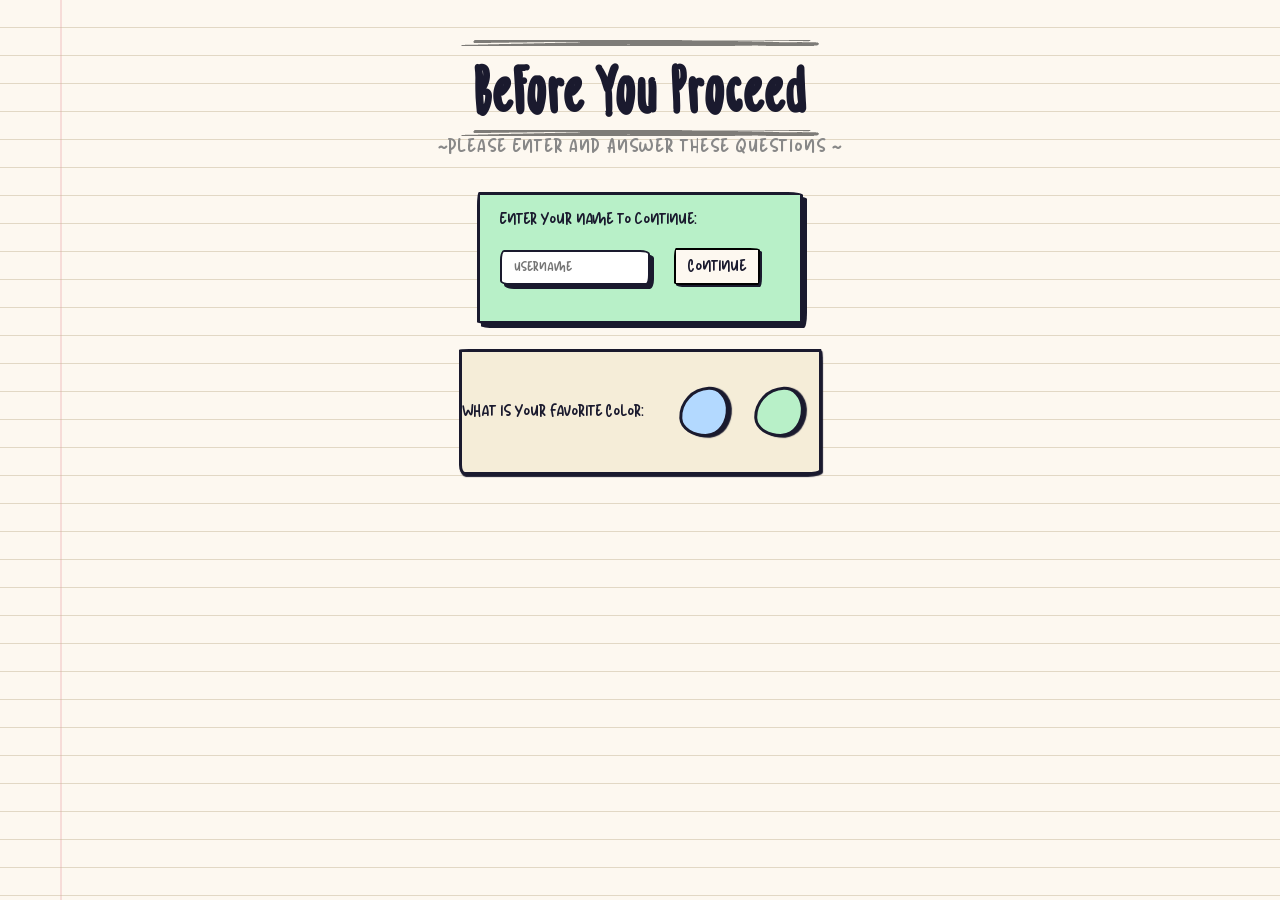
<file: index.html>
<!DOCTYPE html>
<html lang="en">
<head>
    <link rel="stylesheet" href="style.css">
    <meta charset="UTF-8">
    <meta name="viewport" content="width=device-width, initial-scale=1.0">
    <title>Document</title>
</head>
<body>

    

    <header>
        <div class="title-wrapper">
            <div class="scribble-underLine"></div>
            <h1 class="Title">Before You Proceed </h1>
            <div class="scribble-underLine"></div>
        </div>
        <p class="subtitle">~Please Enter and Answer these Questions ~</p>
    </header>

    <div class="Login">
        <p class="LoginLabel">Enter your name to continue:</p>
        <input class="LoginInput" type="text" placeholder="username" name="username">
        <a class="backButton" href="main.html" onClick="SaveUserName()">Continue</a> 
    </div>

    <div class="FavColor" id="FavColor">
        <p class="LoginLabel">WHat is your Favorite Color: </p>
        <div class="ColorSelect">
            <div class="CircleA"></div> 
            <div class="CircleB"></div> 
        </div>
    </div>

    <script>
        function SaveUserName() {
            let username = 
                document.querySelector('.LoginInput').value;

            localStorage.setItem("username", username);
        }

        window.addEventListener('load', () => {
                const loader = document.getElementById('page-loader');
                setTimeout(() => {
                    loader.classList.add('fade-out');
                    setTimeout(() => loader.remove(), 300);
                }, 500)
            });

            document.querySelectorAll('a, button[onclick]').forEach(el => {
                el.addEventListener('click', () => {
                    const loader = document.createElement('div');
                    loader.id = 'page-loader';
                    loader.innerHTML = `
                    <div class="loader-box">Vroom...</div>
                    <div class="loader-dots"><span></span><span></span><span></span></div>
                    `;
                    document.body.appendChild(loader);
                });
            });
        
    </script>
    
</body>
</html>
</file>
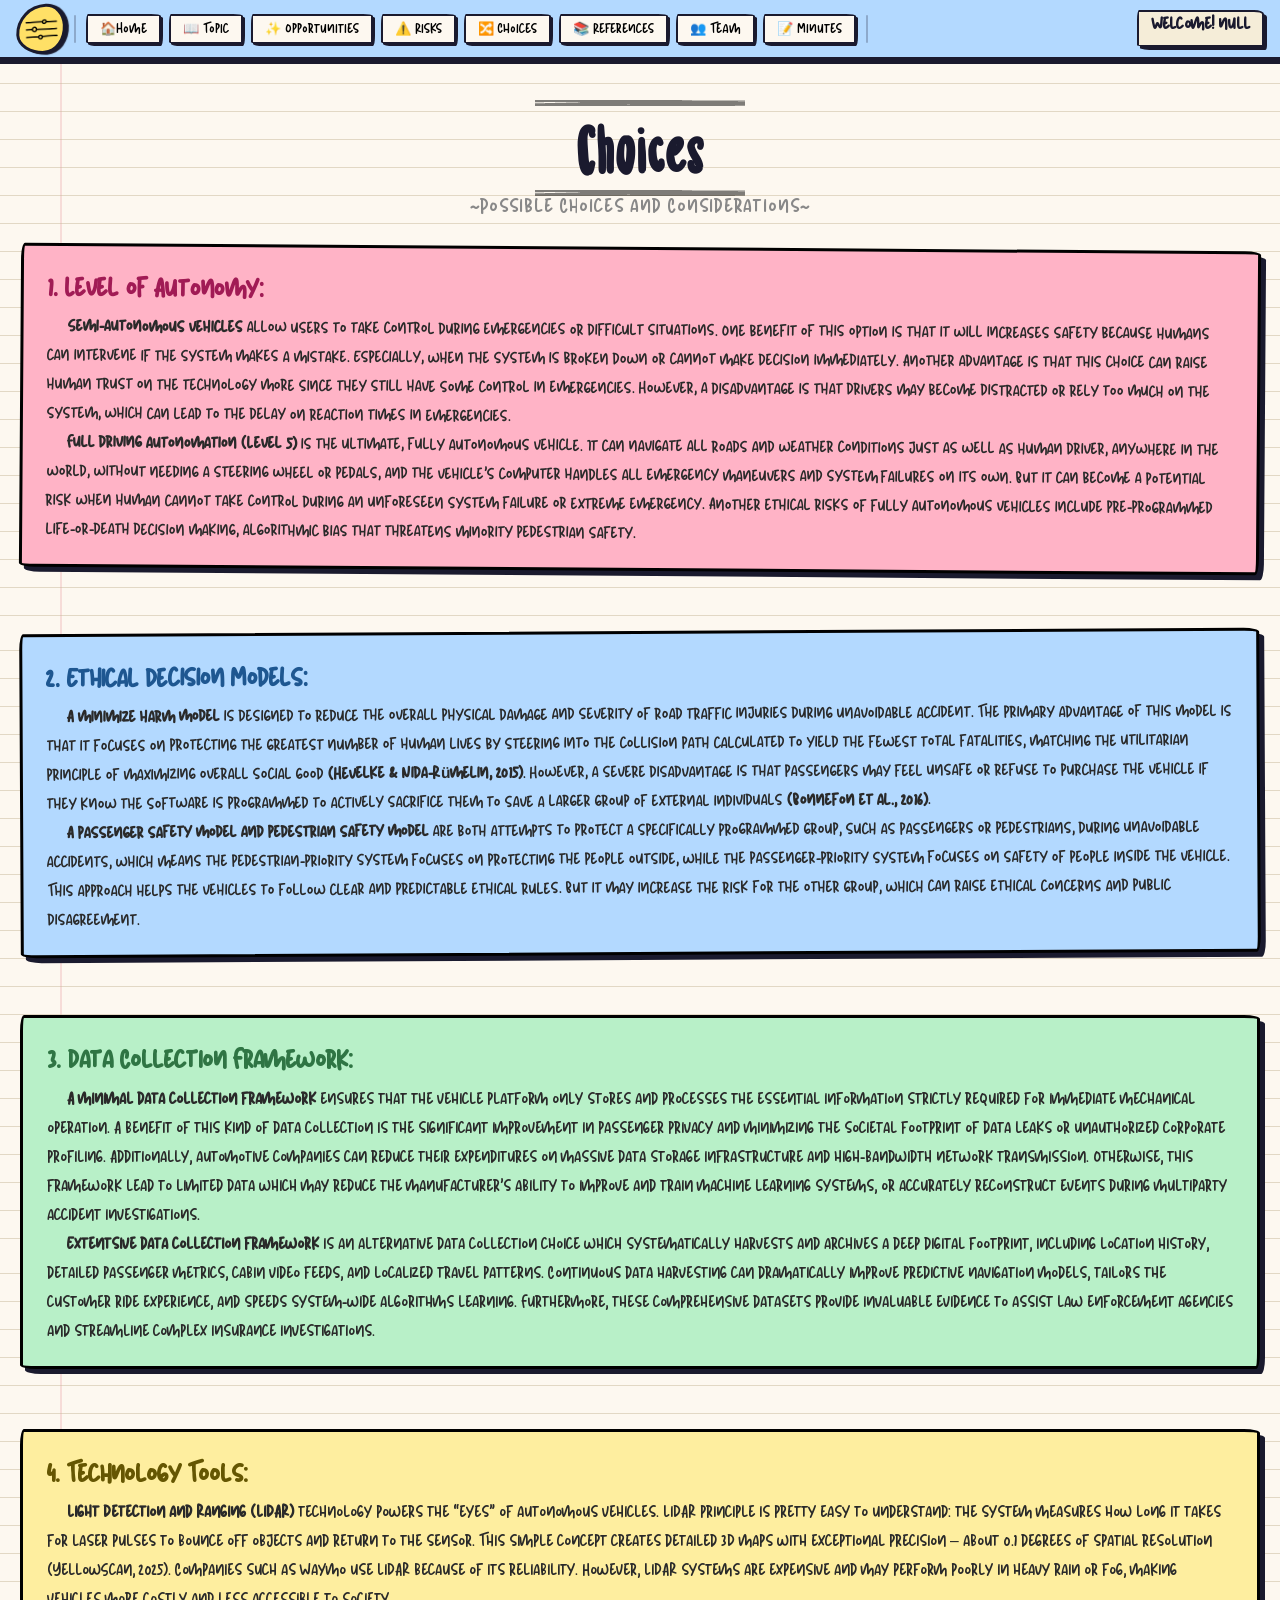
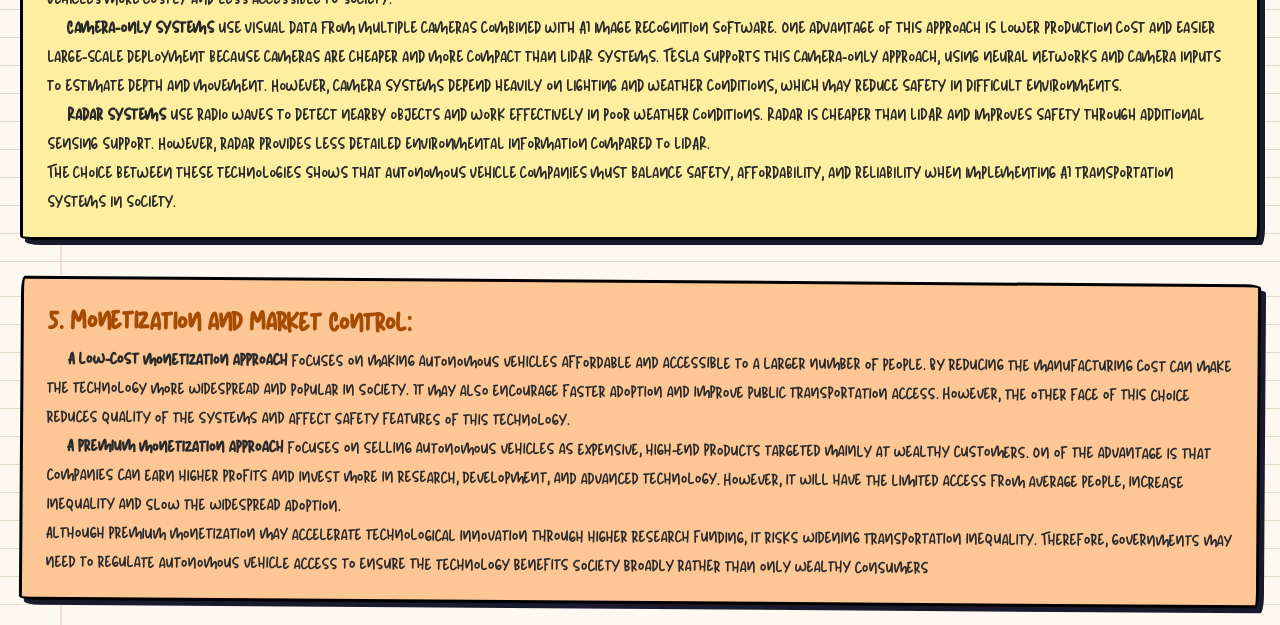
<file: Choices.html>
<!DOCTYPE html>
<html lang="en">
<head>
    <link rel="stylesheet" href="style.css">
    <meta charset="UTF-8">
    <meta name="viewport" content="width=device-width, initial-scale=1.0">
    <title>Document</title>
</head>
<body>

    <div id="page-loader">
        <div class="loader-box">Vroom...</div>
        <div class="loader-dots">
            <span></span><span></span><span></span>
        </div>
    </div>
    <nav class="topbar">
        <div class="Circle" onClick="SettingsMenu()">
            <img  class="SettingsImg" src="images/2035350-200.png">
          </div>      

          <div class="nav-divider"></div>
          <button type="button" onclick="window.location.href='main.html'">🏠Home</button>
          <button type="button" onclick="window.location.href='Topic.html'">📖 Topic</button>
          <button type="button" onclick="window.location.href='Opportunities.html'">✨ Opportunities</button>
          <button type="button" onclick="window.location.href='Risks.html'">⚠️ Risks</button>  
          <button type="button" onclick="window.location.href='Choices.html'">🔀 Choices</button>
          <button type="button" onclick="window.location.href='References.html'">📚 References</button> 
          <button type="button" onclick="window.location.href='Team_member.html'">👥 Team</button> 
          <button type="button" onclick="window.location.href='Meeting.html'">📝 Minutes</button>    

          <div class="nav-divider"></div>

          <button class="funnyb" id="FrogButton" type="button" onclick="window.location.href='gerald.html'">do not click me heheh 🐸</button> 

           <div class="WelcomeArea">
            <h2 class="WelcomeText" id="WelcomeText"> </h2>
        </div>
     </nav>
    
    
    <header>
        <div class="title-wrapper">
            <div class="scribble-underLine"></div>
            <h1 class="Title">Choices</h1>
            <div class="scribble-underLine"></div>
        </div>
        
        <p class="subtitle">~Possible Choices and Considerations~</p>
    </header>

    <div class="Settings-Menu" id="SettingsMenu">
        <p class="btnLabelSet"> ⚙️ ~settings MENU~ 🔧</p>
        <button class="no-loader" onClick="FrogB()"> I like Frogws 🐸</button>
        <button class="no-loader"> Frog cursor </button>
    </div>

    <div class="hamsterA">
     
    </div>

    <div class="topicColume">
        <div class="Topic" style="margin: 20px;">
            <p><strong style="color: rgb(161, 27, 85);font-size: 25px;">1. Level of Autonomy: </strong></p>
            <p style="text-indent: 20px;"><strong> Semi-autonomous vehicles</strong> allow users to take control during emergencies or difficult situations. One benefit of this option is that it will increases safety because humans can intervene if the system makes a mistake. Especially, when the system is broken down or cannot make decision immediately. Another advantage is that this choice can raise human trust on the technology more since they still have some control in emergencies. However, a disadvantage is that drivers may become distracted or rely too much on the system, which can lead to the delay on reaction times in emergencies.</p>
            <p style="text-indent: 20px;"><strong>Full driving autonomation (Level 5)</strong> is the ultimate, fully autonomous vehicle. It can navigate all roads and weather conditions just as well as human driver, anywhere in the world, without needing a steering wheel or pedals, and the vehicle’s computer handles all emergency maneuvers and system failures on its own. But it can become a potential risk when human cannot take control during an unforeseen system failure or extreme emergency. Another ethical risks of fully autonomous vehicles include pre-programmed life-or-death decision making, algorithmic bias that threatens minority pedestrian safety.</p>
        </div>
        <div class="Topic" style="background-color: #b3d9ff;margin: 20px;">
            <p><strong style="color: #1e5791;font-size: 25px;">2. Ethical Decision Models: </strong></p>
            <p style="text-indent: 20px;"><strong>  A minimize harm model</strong> is designed to reduce the overall physical damage and severity of road traffic injuries during unavoidable accident. The primary advantage of this model is that it focuses on protecting the greatest number of human lives by steering into the collision path calculated to yield the fewest total fatalities, matching the utilitarian principle of maximizing overall social good <strong>(Hevelke & Nida-Rümelin, 2015)</strong>. However, a severe disadvantage is that passengers may feel unsafe or refuse to purchase the vehicle if they know the software is programmed to actively sacrifice them to save a larger group of external individuals <strong>(Bonnefon et al., 2016)</strong>.</p>
            <p style="text-indent: 20px;"><strong> A passenger safety model and pedestrian safety model</strong> are both attempts to protect a specifically programmed group, such as passengers or pedestrians, during unavoidable accidents, which means the pedestrian-priority system focuses on protecting the people outside, while the passenger-priority system focuses on safety of people inside the vehicle. This approach helps the vehicles to follow clear and predictable ethical rules. But it may increase the risk for the other group, which can raise ethical concerns and public disagreement.</p>
        </div>
        <div class="Topic" style="background-color: #b8f0c8;margin: 20px;">
            <p><strong style="color: #2f7544;font-size: 25px;">3. Data Collection Framework: </strong></p>
            <p style="text-indent: 20px;"><strong>A minimal data collection framework</strong> ensures that the vehicle platform only stores and processes the essential information strictly required for immediate mechanical operation. A benefit of this kind of data collection is the significant improvement in passenger privacy and minimizing the societal footprint of data leaks or unauthorized corporate profiling. Additionally, automotive companies can reduce their expenditures on massive data storage infrastructure and high-bandwidth network transmission. Otherwise, this framework lead to limited data which may reduce the manufacturer’s ability to improve and train machine learning systems, or accurately reconstruct events during multiparty accident investigations.</p>
            <p style="text-indent: 20px;"><strong>Extentsive data collection framework</strong> is an alternative data collection choice which systematically harvests and archives a deep digital footprint, including location history, detailed passenger metrics, cabin video feeds, and localized travel patterns. Continuous data harvesting can dramatically improve predictive navigation models, tailors the customer ride experience, and speeds system-wide algorithms learning. Furthermore, these comprehensive datasets provide invaluable evidence to assist law enforcement agencies and streamline complex insurance investigations.</p>
        </div>
        <div class="Topic" style="background-color: #feee9f;margin: 20px;">
            <p><strong style="color: #655602;font-size: 25px;">4. Technology Tools: </strong></p>
            <p style="text-indent: 20px;"><strong>Light Detection and Ranging (LiDAR)</strong> technology powers the “eyes” of autonomous vehicles. LiDAR principle is pretty easy to understand: the system measures how long it takes for laser pulses to bounce off objects and return to the sensor. This simple concept creates detailed 3D maps with exceptional precision – about 0.1 degrees of spatial resolution (YellowScan, 2025). Companies such as Waymo use LiDAR because of its reliability. However, LiDAR systems are expensive and may perform poorly in heavy rain or fog, making vehicles more costly and less accessible to society.</p>
            <p style="text-indent: 20px;"><strong>Camera-only systems</strong> use visual data from multiple cameras combined with AI image recognition software. One advantage of this approach is lower production cost and easier large-scale deployment because cameras are cheaper and more compact than LiDAR systems. Tesla supports this camera-only approach, using neural networks and camera inputs to estimate depth and movement. However, camera systems depend heavily on lighting and weather conditions, which may reduce safety in difficult environments.</p>
            <p style="text-indent: 20px;"><strong>Radar systems</strong> use radio waves to detect nearby objects and work effectively in poor weather conditions. Radar is cheaper than LiDAR and improves safety through additional sensing support. However, radar provides less detailed environmental information compared to LiDAR.</p>
            <p>The choice between these technologies shows that autonomous vehicle companies must balance safety, affordability, and reliability when implementing AI transportation systems in society.</p>
        </div>
    </div>
        <div class="topicColume">
        <div class="Topic" style="background-color: #fdc695;margin: 20px;">
            <p><strong style="color: #a64c02;font-size: 25px;">5. Monetization and Market Control: </strong></p>
            <p style="text-indent: 20px;"><strong>A low-cost monetization approach </strong> focuses on making autonomous vehicles affordable and accessible to a larger number of people. By reducing the manufacturing cost can make the technology more widespread and popular in society. It may also encourage faster adoption and improve public transportation access. However, the other face of this choice reduces quality of the systems and affect safety features of this technology.</p>
            <p style="text-indent: 20px;"><strong>A premium monetization approach</strong> focuses on selling autonomous vehicles as expensive, high-end products targeted mainly at wealthy customers. On of the advantage is that companies can earn higher profits and invest more in research, development, and advanced technology. However, it will have the limited access from average people, increase inequality and slow the widespread adoption.</p>
            <p>Although premium monetization may accelerate technological innovation through higher research funding, it risks widening transportation inequality. Therefore, governments may need to regulate autonomous vehicle access to ensure the technology benefits society broadly rather than only wealthy consumers</p>
        </div>
    </div>
    

    
   
    <script>

        let username = localStorage.getItem("username");

        document.getElementById("WelcomeText").innerText =
            "Welcome! " + username;


            function SettingsMenu() {
               document.getElementById('SettingsMenu').classList.toggle('open');
               
            }

            function FrogB() {
            document.getElementById('FrogButton').classList.toggle('open');
            }    

            window.addEventListener('load', () => {
                    const loader = document.getElementById('page-loader');
                    setTimeout(() => {
                        loader.classList.add('fade-out');
                        setTimeout(() => loader.remove(), 300);
                    }, 500)
                });

                document.querySelectorAll('a, button[onclick]:not(.no-loader)').forEach(el => {
                    el.addEventListener('click', () => {
                        const loader = document.createElement('div');
                        loader.id = 'page-loader';
                        loader.innerHTML = `
                        <div class="loader-box">Vroom...</div>
                        <div class="loader-dots"><span></span><span></span><span></span></div>
                        `;
                        document.body.appendChild(loader);
                    });
                });

    </script>
    
</body>
</html>
</file>
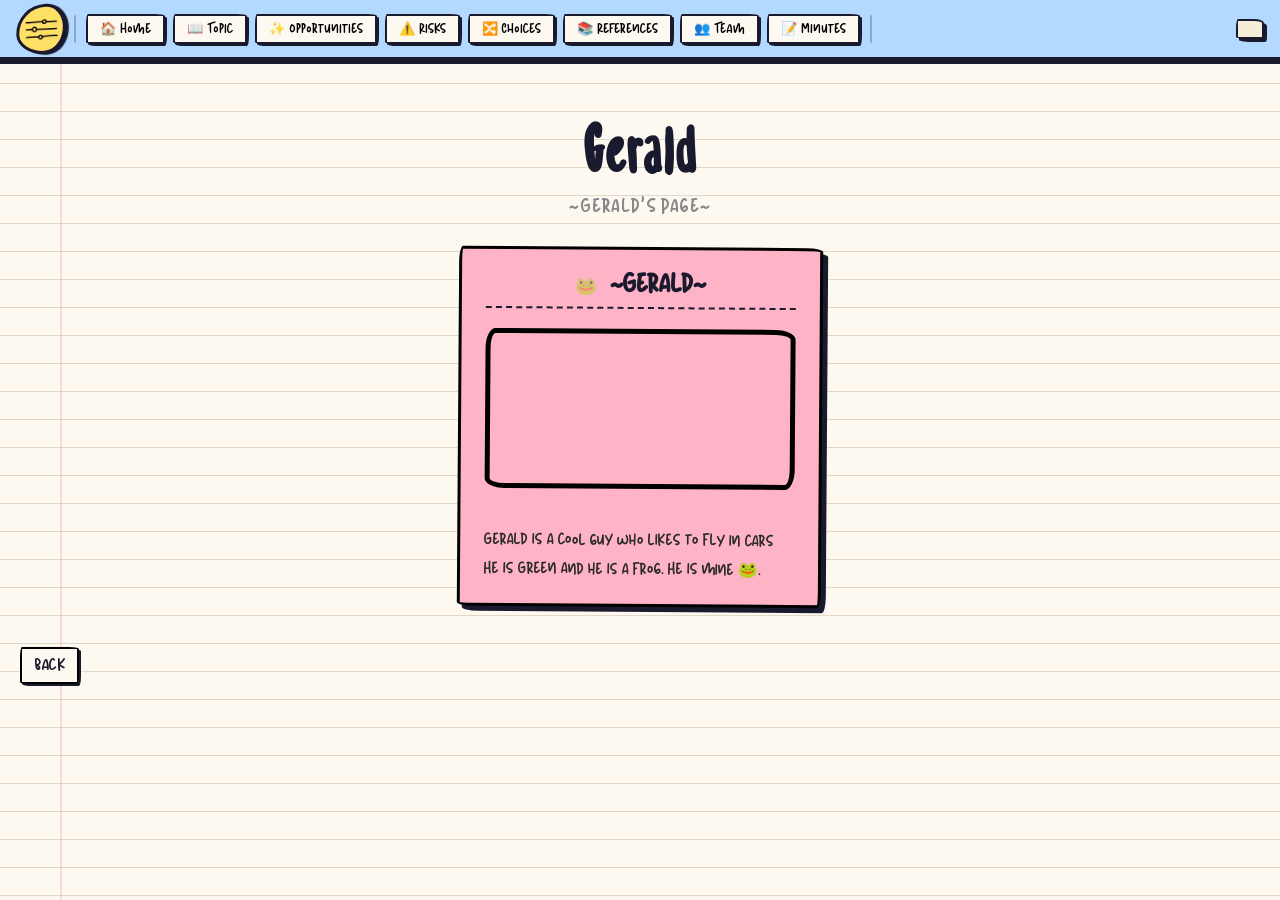
<file: Gerald.html>
<!DOCTYPE html>
<html lang="en">
<head>
    <link rel="stylesheet" href="style.css">
    <meta charset="UTF-8">
    <meta name="viewport" content="width=device-width, initial-scale=1.0">
    <title>Document</title>
</head>
<body>



    <nav class="topbar">
         <div class="Circle" onClick="SettingsMenu()">
            <img  class="SettingsImg" src="images/2035350-200.png">
          </div> 

          <div class="nav-divider"></div>

          <button type="button" onclick="window.location.href='main.html'">🏠 Home</button>
          <button type="button" onclick="window.location.href='Topic.html'">📖 Topic</button>
          <button type="button" onclick="window.location.href='Opportunities.html'">✨ Opportunities</button>
          <button type="button" onclick="window.location.href='Risks.html'">⚠️ Risks</button>  
          <button type="button" onclick="window.location.href='Choices.html'">🔀 Choices</button>
          <button type="button" onclick="window.location.href='References.html'">📚 References</button> 
          <button type="button" onclick="window.location.href='Team_member.html'">👥 Team</button> 
          <button type="button" onclick="window.location.href='Meeting.html'">📝 Minutes</button>    

          <div class="nav-divider"></div>

          <button class="funnyb" id="FrogButton" type="button" onclick="window.location.href='gerald.html'">do not click me heheh 🐸</button> 

           <div class="WelcomeArea">
            <h2 class="WelcomeText" id="WelcomeText"> </h2>
        </div>
     </nav>

    <div id="page-loader">
        <div class="loader-box">Vroom...</div>
        <div class="loader-dots">
            <span></span><span></span><span></span>
        </div>
    </div>
    
    <header>
        <div class="title-wrapper">
            <div class="scribble-underline"></div>
            <h1 class="Title">Gerald</h1>
            <div class="scribble-underline"></div>
        </div>
        <p class="subtitle">~Gerald's Page~</p>
    </header>

    <div class="hamsterA">
     
    </div>

    <div class="topicColume">
        <div class="Topic">
            <h2><span class="topic-num">🐸</span> ~Gerald~</h2>
            <video class="frogvid" src="videos\forg.mp4" alt="car" align="left" autoplay loop muted></video>
            <br>
            <p> Gerald is a cool guy who likes to fly in cars </p>
            <p> He is Green and he is a frog. He is mine 🐸.</p>
            
        </div>
    </div>

    <a class="backButton" href="main.html">Back</a>
   
    <script>

        window.addEventListener('load', () => {
                const loader = document.getElementById('page-loader');
                setTimeout(() => {
                    loader.classList.add('fade-out');
                    setTimeout(() => loader.remove(), 300);
                }, 500)
            });

            document.querySelectorAll('a, button[onclick]').forEach(el => {
                el.addEventListener('click', () => {
                    const loader = document.createElement('div');
                    loader.id = 'page-loader';
                    loader.innerHTML = `
                    <div class="loader-box">Vroom...</div>
                    <div class="loader-dots"><span></span><span></span><span></span></div>
                    `;
                    document.body.appendChild(loader);
                });
            });

    </script>


</body>
</html>
</file>
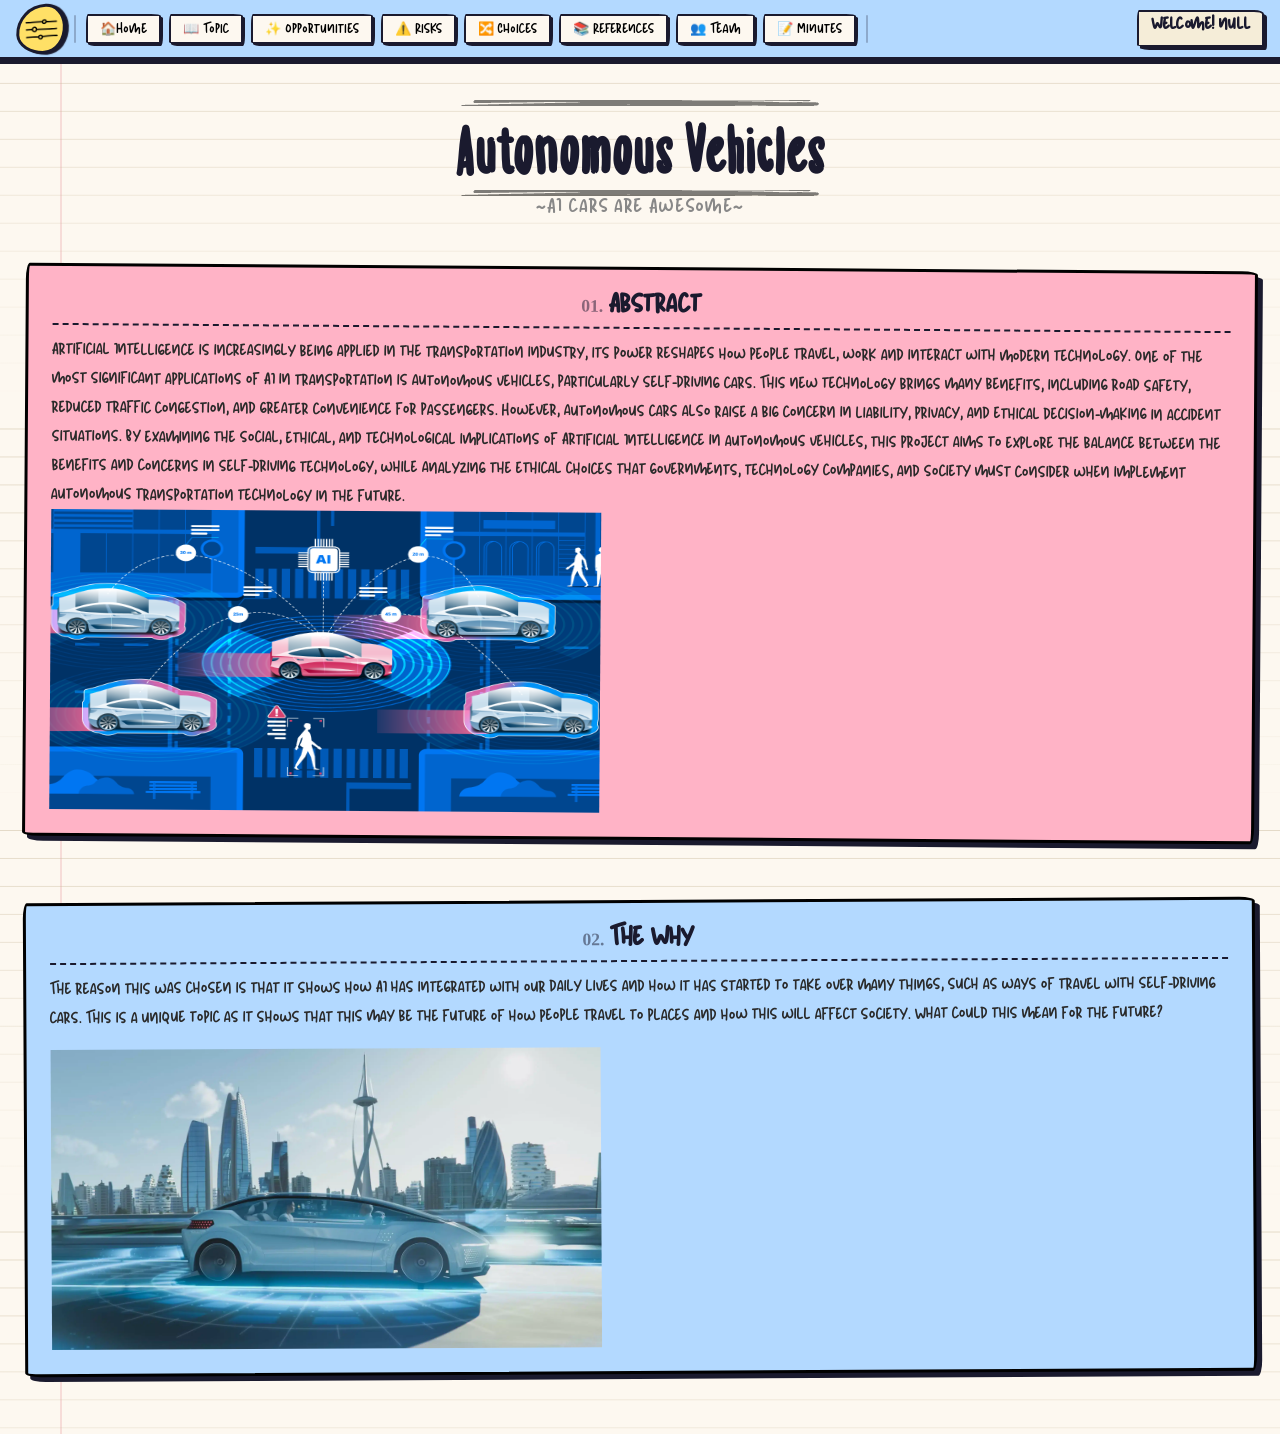
<file: main.html>
<!DOCTYPE html>
<html lang="en">
<head>
    <link rel="stylesheet" href="style.css">
    <meta charset="UTF-8">
    <meta name="viewport" content="width=device-width, initial-scale=1.0">
    <title>CarsRcool</title>
</head>
<body>

    
    
    <div id="page-loader">
        <div class="loader-box">Vroom...</div>
        <div class="loader-dots">
            <span></span><span></span><span></span>
        </div>
    </div>

     <!--NAVBAR AREA-->

     <nav class="topbar">
         <div class="Circle" onClick="SettingsMenu()">
            <img  class="SettingsImg" src="images/2035350-200.png">
          </div> 

          <div class="nav-divider"></div>
          <button type="button" onclick="window.location.href='main.html'">🏠Home</button>
          <button type="button" onclick="window.location.href='Topic.html'">📖 Topic</button>
          <button type="button" onclick="window.location.href='Opportunities.html'">✨ Opportunities</button>
          <button type="button" onclick="window.location.href='Risks.html'">⚠️ Risks</button>  
          <button type="button" onclick="window.location.href='Choices.html'">🔀 Choices</button>
          <button type="button" onclick="window.location.href='References.html'">📚 References</button> 
          <button type="button" onclick="window.location.href='Team_member.html'">👥 Team</button> 
          <button type="button" onclick="window.location.href='Meeting.html'">📝 Minutes</button>    

          <div class="nav-divider"></div>

          <button class="funnyb" id="FrogButton" type="button" onclick="window.location.href='gerald.html'">do not click me heheh 🐸</button> 

           <div class="WelcomeArea">
            <h2 class="WelcomeText" id="WelcomeText"> </h2>
        </div>
     </nav>

    <header>
        <div class="title-wrapper">
            <div class="scribble-underLine"></div>
            
            <h1 class="Title">Autonomous Vehicles</h1>
            <div class="scribble-underLine"></div>
        </div>
        <p class="subtitle">~AI cars are Awesome~</p>
    </header>
        
   
    <div class="Settings-Menu" id="SettingsMenu">
        <p class="btnLabelSet"> ⚙️ ~settings MENU~ 🔧</p>
        <button class="no-loader" onClick="FrogB()"> I like Frogws 🐸</button>
        <button class="no-loader"> Frog cursor </button>
    </div>

    

    <div class="mainLayout">
       


        <div class="topicColume">
            <div class="Topic">
                <h2><span class="topic-num">01.</span>Abstract</h2>
                <p>Artificial Intelligence is increasingly being applied in the transportation industry, its power reshapes how people travel, work and interact with modern technology. One of the most significant applications of AI in transportation is autonomous vehicles, particularly self-driving cars. This new technology brings many benefits, including road safety, reduced traffic congestion, and greater convenience for passengers. However, autonomous cars also raise a big concern in liability, privacy, and ethical decision-making in accident situations. By examining the social, ethical, and technological implications of Artificial Intelligence in autonomous vehicles, this project aims to explore the balance between the benefits and concerns in self-driving technology, while analyzing the ethical choices that governments, technology companies, and society must consider when implement autonomous transportation technology in the future. </p>
                <img class="None" src="images/ATcar_03.png" alt="car" width="550" height="300">
            </div>

            <div class="Topic">
                <h2><span class="topic-num">02.</span>The Why</h2>
                <p>The reason this was chosen is that it shows how AI has integrated with our daily lives and how it has started to take over many things, such as ways of travel with self-driving cars. This is a unique topic as it shows that this may be the future of how people travel to places and how this will affect society. What could this mean for the future?</p>
                <br>
                <img class="None" src="images/ATcar_01.webp" alt="car" width="550" height="300">
            </div>
        </div>
    
    </div>

    <script>

        let username = localStorage.getItem("username");

        document.getElementById("WelcomeText").innerText =
            "Welcome! " + username;


            function SettingsMenu() {
               document.getElementById('SettingsMenu').classList.toggle('open');
               
            }

            function FrogB() {
            document.getElementById('FrogButton').classList.toggle('open');
            }


            window.addEventListener('load', () => {
                const loader = document.getElementById('page-loader');
                setTimeout(() => {
                    loader.classList.add('fade-out');
                    setTimeout(() => loader.remove(), 300);
                }, 500)
            });

            document.querySelectorAll('a, button[onclick]:not(.no-loader)').forEach(el => {
                el.addEventListener('click', () => {
                    const loader = document.createElement('div');
                    loader.id = 'page-loader';
                    loader.innerHTML = `
                    <div class="loader-box">Vroom...</div>
                    <div class="loader-dots"><span></span><span></span><span></span></div>
                    `;
                    document.body.appendChild(loader);
                });
            });



            

    </script>



     

</body>
</html>
</file>
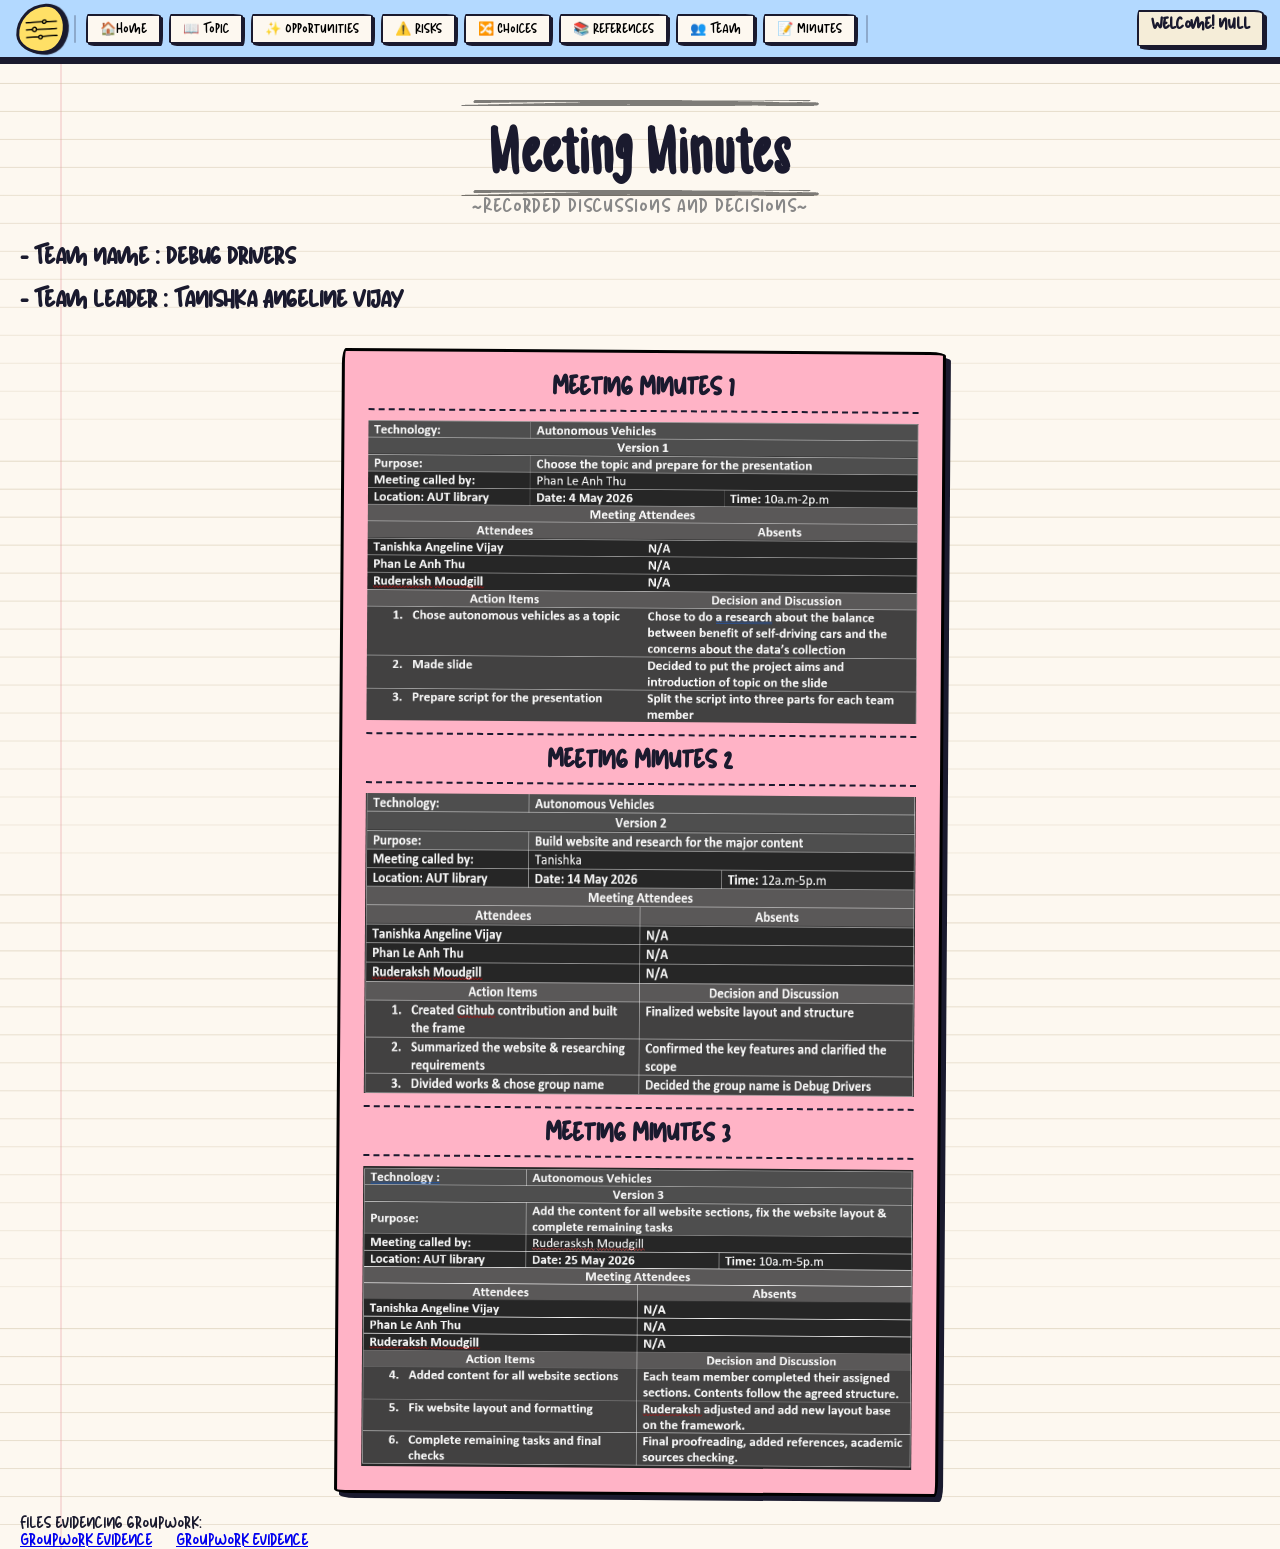
<file: Meeting.html>
<!DOCTYPE html>
<html lang="en">
<head>
    <link rel="stylesheet" href="style.css">
    <meta charset="UTF-8">
    <meta name="viewport" content="width=device-width, initial-scale=1.0">
    <title>Document</title>
</head>
<body>

    <div id="page-loader">
        <div class="loader-box">Vroom...</div>
        <div class="loader-dots">
            <span></span><span></span><span></span>
        </div>
    </div>
    <nav class="topbar">
        <div class="Circle" onClick="SettingsMenu()">
            <img  class="SettingsImg" src="images/2035350-200.png">
          </div>      

          <div class="nav-divider"></div>
          <button type="button" onclick="window.location.href='main.html'">🏠Home</button>
          <button type="button" onclick="window.location.href='Topic.html'">📖 Topic</button>
          <button type="button" onclick="window.location.href='Opportunities.html'">✨ Opportunities</button>
          <button type="button" onclick="window.location.href='Risks.html'">⚠️ Risks</button>  
          <button type="button" onclick="window.location.href='Choices.html'">🔀 Choices</button>
          <button type="button" onclick="window.location.href='References.html'">📚 References</button> 
          <button type="button" onclick="window.location.href='Team_member.html'">👥 Team</button> 
          <button type="button" onclick="window.location.href='Meeting.html'">📝 Minutes</button>    

          <div class="nav-divider"></div>

          <button class="funnyb" id="FrogButton" type="button" onclick="window.location.href='gerald.html'">do not click me heheh 🐸</button> 

           <div class="WelcomeArea">
            <h2 class="WelcomeText" id="WelcomeText"> </h2>
        </div>
     </nav>
    
    
    <header>
        <div class="title-wrapper">
            <div class="scribble-underLine"></div>
            <h1 class="Title">Meeting Minutes</h1>
            <div class="scribble-underLine"></div>
        </div>

        <p class="subtitle">~Recorded Discussions and Decisions~</p>
    </header>

    <div class="Settings-Menu" id="SettingsMenu">
        <p class="btnLabelSet"> ⚙️ ~settings MENU~ 🔧</p>
        <button class="no-loader" onClick="FrogB()"> I like Frogws 🐸</button>
        <button class="no-loader"> Frog cursor </button>
    </div>

    <div class="hamsterA">
     
    </div>
    <br>
    <h1 style="font-size: 24px;margin-left: 20px;">- Team name : Debug Drivers</h1>
    <br>
    <h1 style="font-size: 24px;margin-left: 20px;">- Team leader : Tanishka Angeline Vijay</h1>
    <br>
    <div class="topicColume">
        <div class="Topic">
            <h2 style="text-align: center;">Meeting Minutes 1</h2>
            <img class="None" src="images/meeting_1.png" alt="car" width="550" height="300">
            <h2></h2>
            <h2 style="text-align: center;">Meeting Minutes 2</h2>
            <img class="None" src="images/meeting_2.png" alt="car" width="550" height="300">
            <h2></h2>
            <h2 style="text-align: center;">Meeting Minutes 3</h2>
            <img class="None" src="images/meeting_3.png" alt="car" width="550" height="300">
        </div>
        
    </div>
    <p style="margin-left: 20px;">Files evidencing groupwork:</p>
    <a href="https://autuni-my.sharepoint.com/:w:/g/personal/jvp5178_autuni_ac_nz/IQCmpRaCoe_KQKNGAB8QbO9hAeFpvBlHWnFDFGWQN2OYqpg?e=cBiZXq" style="margin-left: 20px;" target="_blank">Groupwork Evidence</a>
    <a href="https://autuni-my.sharepoint.com/:w:/g/personal/jvp5178_autuni_ac_nz/IQB1hDI1oOZARoAjGBTLu9KGAQr_NSTyCXdUhTVO-hFNb-E?e=Wim3xr" style="margin-left: 20px;" target="_blank">Groupwork Evidence</a>
    
   
<script>

        let username = localStorage.getItem("username");

        document.getElementById("WelcomeText").innerText =
            "Welcome! " + username;


            function SettingsMenu() {
               document.getElementById('SettingsMenu').classList.toggle('open');
               
            }

            function FrogB() {
            document.getElementById('FrogButton').classList.toggle('open');
            }    

            window.addEventListener('load', () => {
                    const loader = document.getElementById('page-loader');
                    setTimeout(() => {
                        loader.classList.add('fade-out');
                        setTimeout(() => loader.remove(), 300);
                    }, 500)
                });

                document.querySelectorAll('a, button[onclick]:not(.no-loader)').forEach(el => {
                    el.addEventListener('click', () => {
                        const loader = document.createElement('div');
                        loader.id = 'page-loader';
                        loader.innerHTML = `
                        <div class="loader-box">Vroom...</div>
                        <div class="loader-dots"><span></span><span></span><span></span></div>
                        `;
                        document.body.appendChild(loader);
                    });
                });

    </script>
    
</body>
</html>
</file>
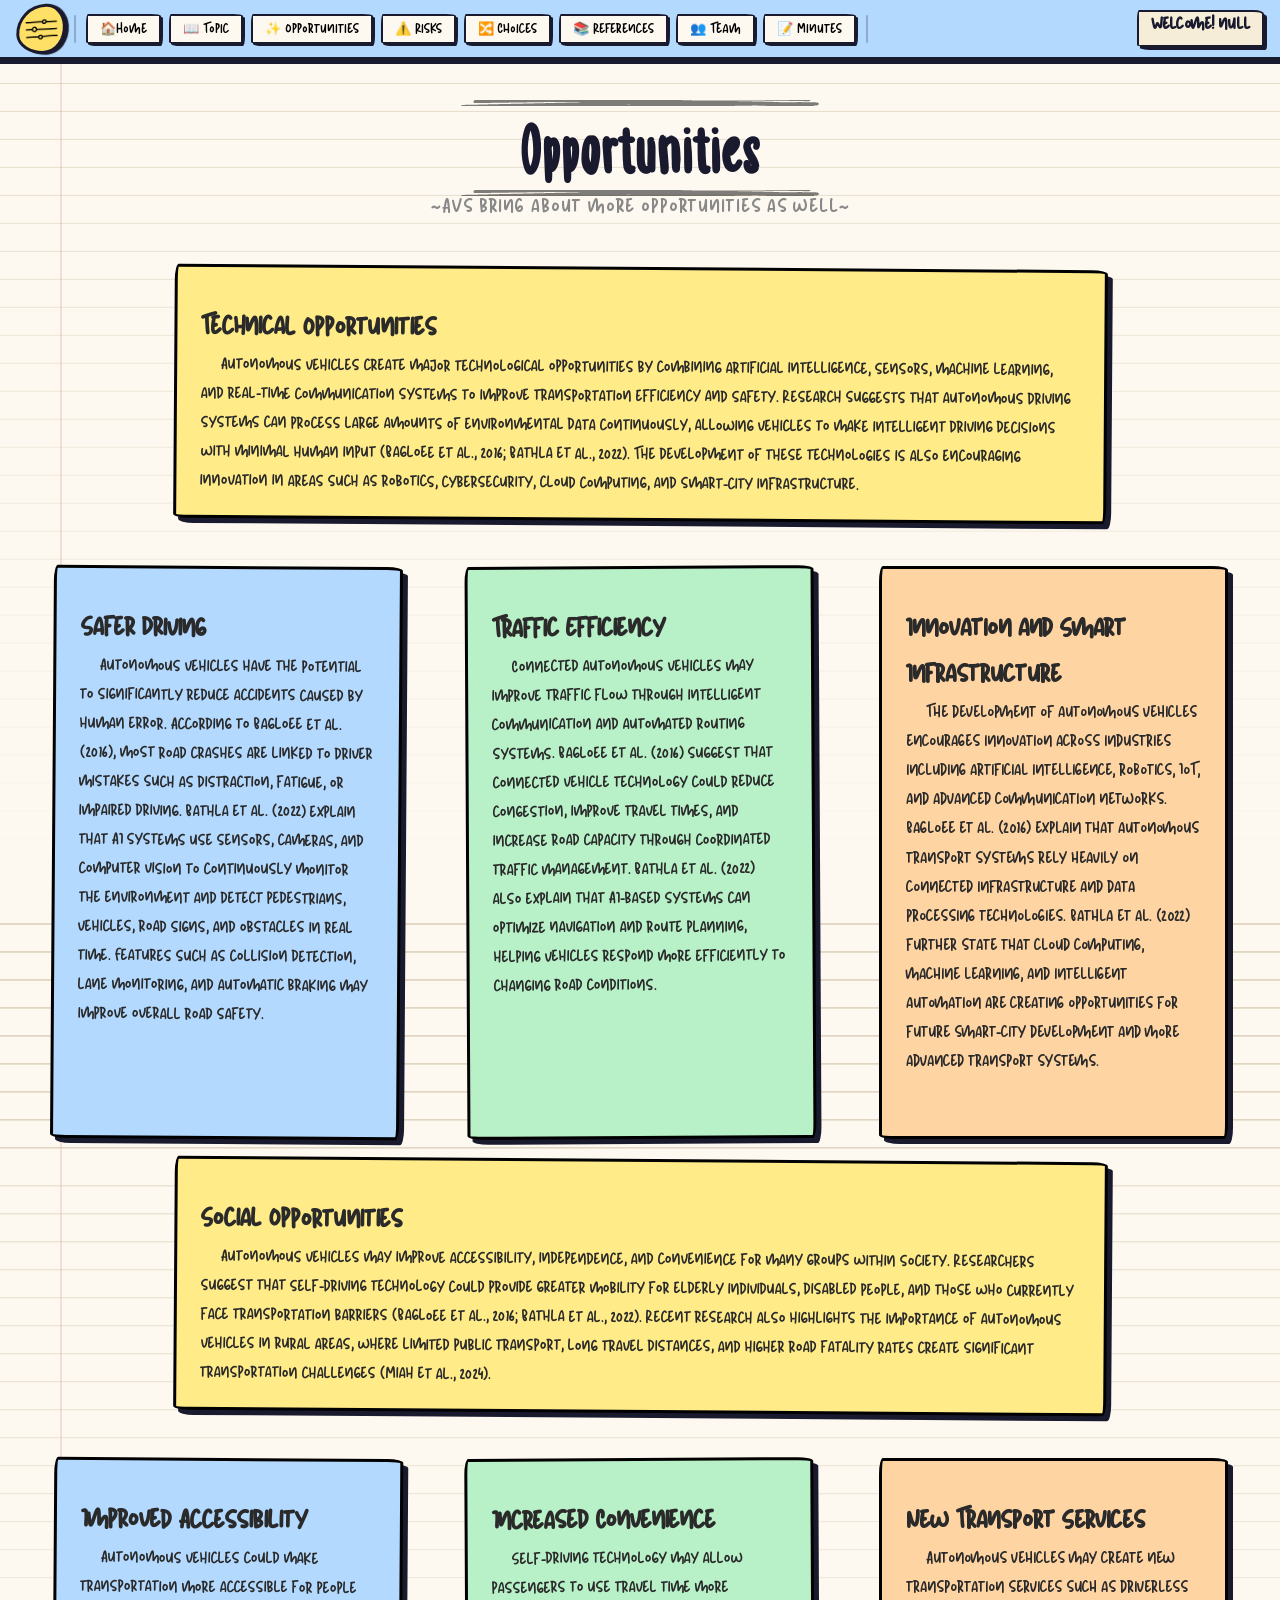
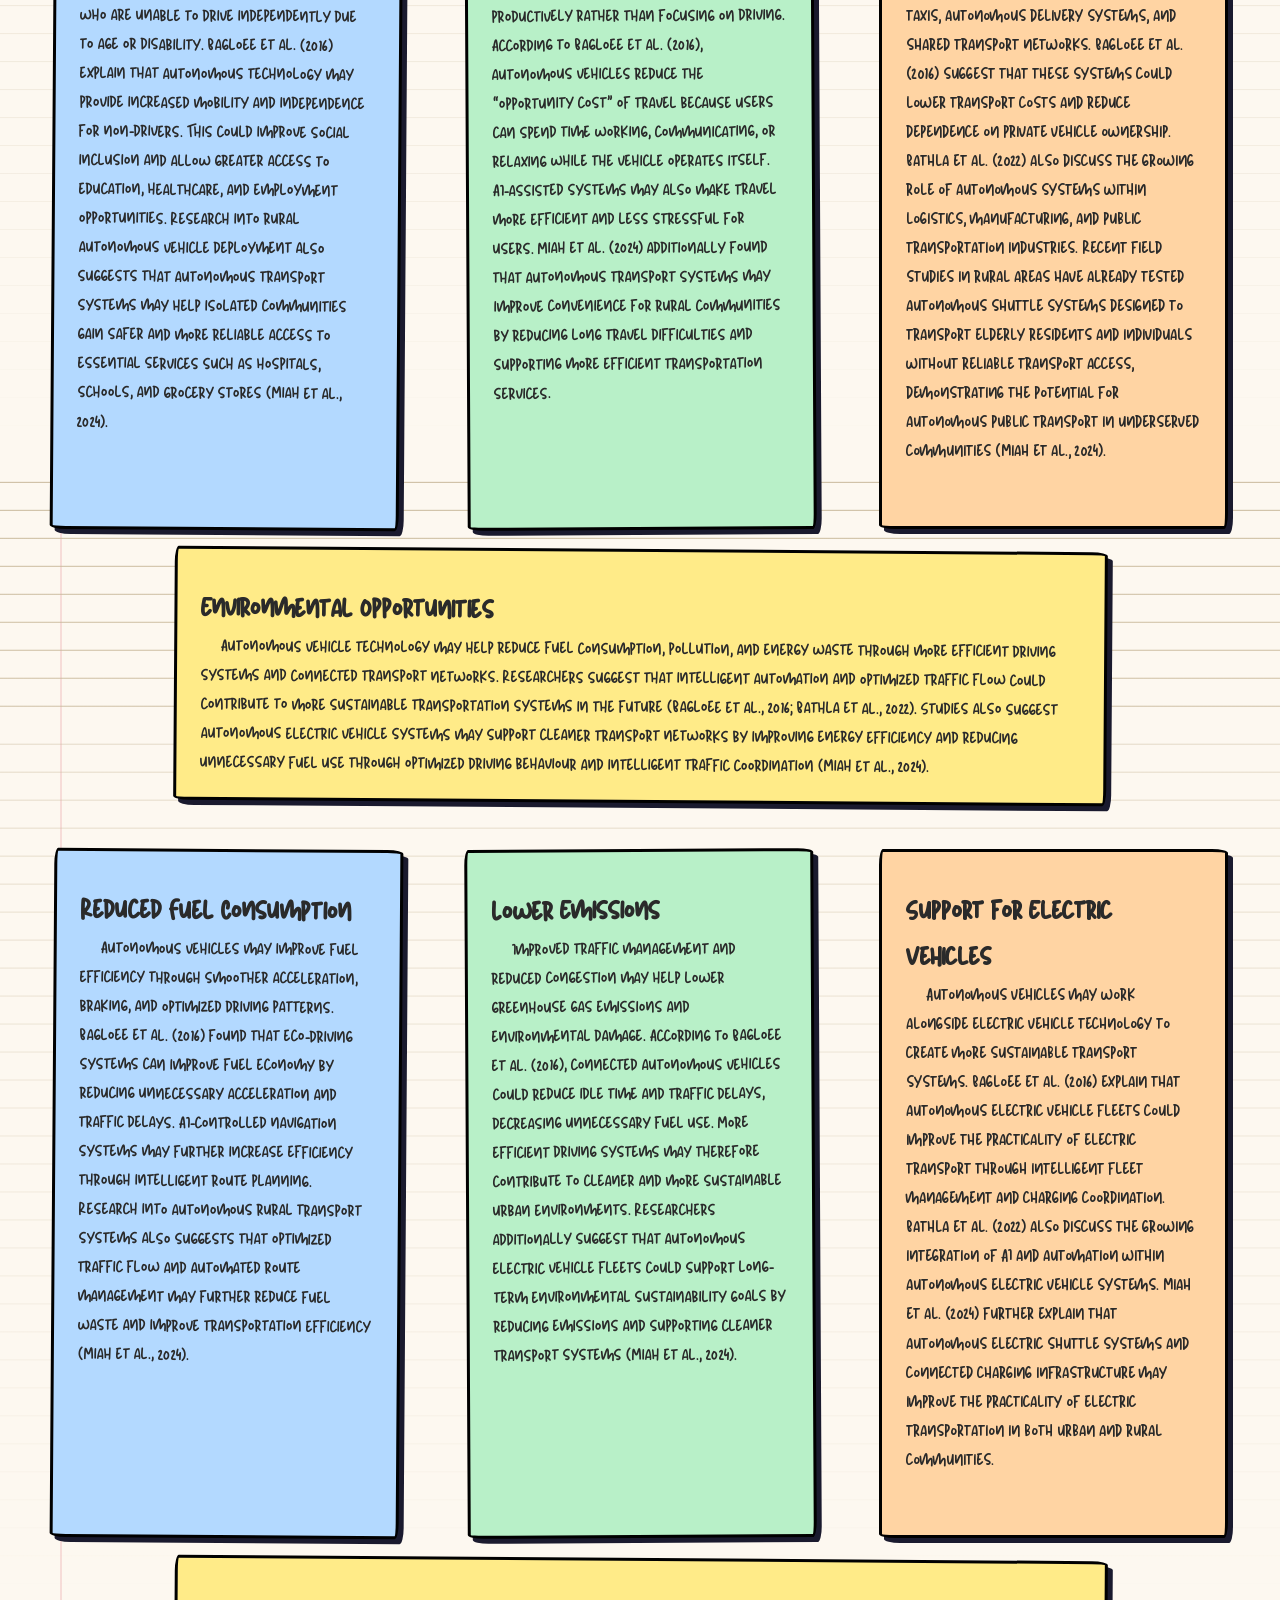
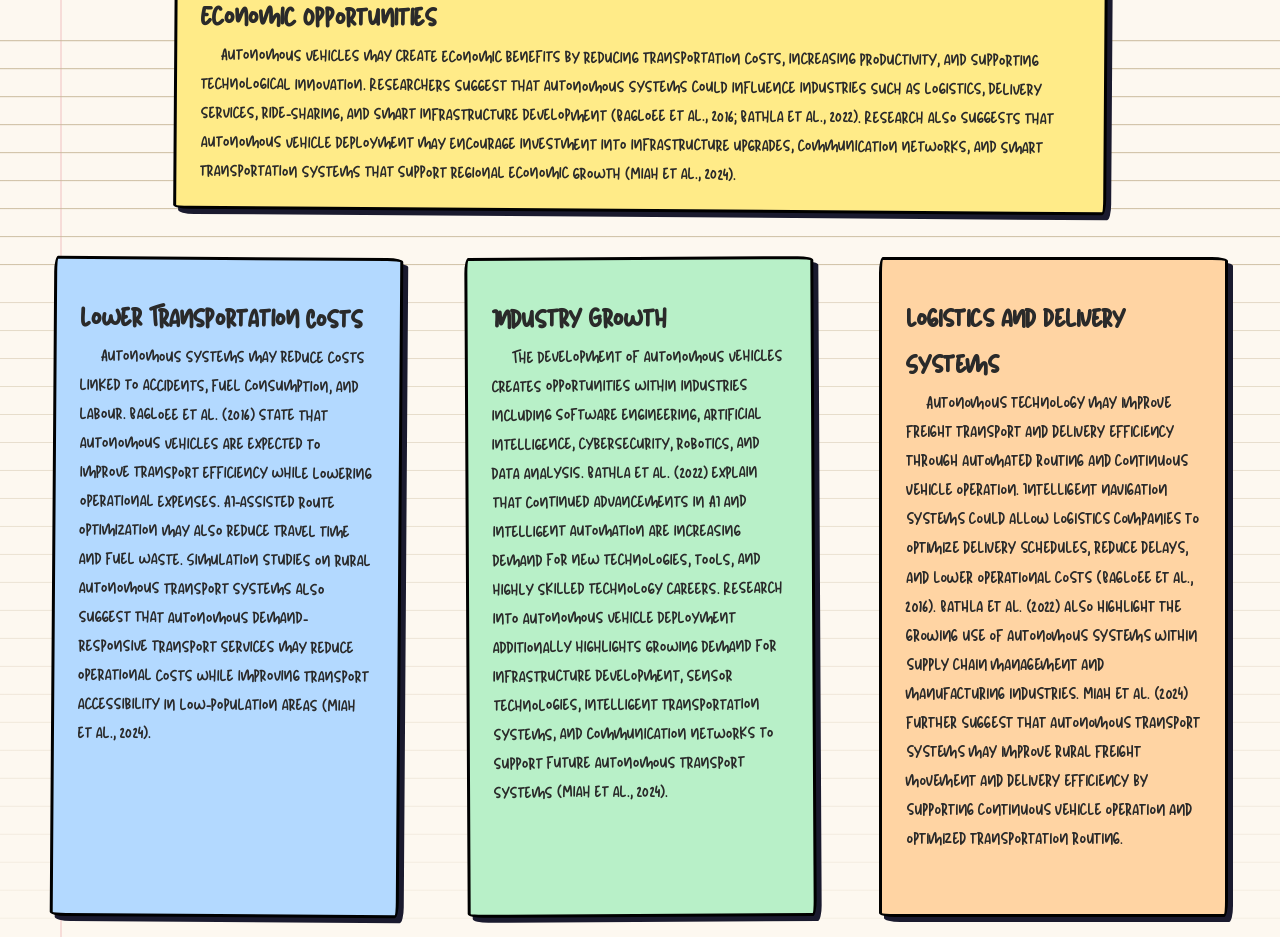
<file: Opportunities.html>
<!DOCTYPE html>
<html lang="en">
<head>
    <link rel="stylesheet" href="style.css">
    <meta charset="UTF-8">
    <meta name="viewport" content="width=device-width, initial-scale=1.0">
    <title>Document</title>
</head>
<body>

    <div id="page-loader">
        <div class="loader-box">Vroom...</div>
        <div class="loader-dots">
            <span></span><span></span><span></span>
        </div>
    </div>
    <nav class="topbar">
        <div class="Circle" onClick="SettingsMenu()">
            <img  class="SettingsImg" src="images/2035350-200.png">
          </div>      

          <div class="nav-divider"></div>
          <button type="button" onclick="window.location.href='main.html'">🏠Home</button>
          <button type="button" onclick="window.location.href='Topic.html'">📖 Topic</button>
          <button type="button" onclick="window.location.href='Opportunities.html'">✨ Opportunities</button>
          <button type="button" onclick="window.location.href='Risks.html'">⚠️ Risks</button>  
          <button type="button" onclick="window.location.href='Choices.html'">🔀 Choices</button>
          <button type="button" onclick="window.location.href='References.html'">📚 References</button> 
          <button type="button" onclick="window.location.href='Team_member.html'">👥 Team</button> 
          <button type="button" onclick="window.location.href='Meeting.html'">📝 Minutes</button>    

          <div class="nav-divider"></div>

          <button class="funnyb" id="FrogButton" type="button" onclick="window.location.href='gerald.html'">do not click me heheh 🐸</button> 

           <div class="WelcomeArea">
            <h2 class="WelcomeText" id="WelcomeText"> </h2>
        </div>
     </nav>
    
    
    <header>
        <div class="title-wrapper">
            <div class="scribble-underLine"></div>
            <h1 class="Title">Opportunities</h1>
            <div class="scribble-underLine"></div>
        </div>
        <p class="subtitle">~AVs bring about more opportunities as well~</p>
    </header>

    <div class="Settings-Menu" id="SettingsMenu">
        <p class="btnLabelSet"> ⚙️ ~settings MENU~ 🔧</p>
        <button class="no-loader" onClick="FrogB()"> I like Frogws 🐸</button>
        <button class="no-loader"> Frog cursor </button>
    </div>

    <div class="hamsterA">
     
    </div>

<!-- TECHNICAL OPPORTUNITIES -->
<div class="section-group">

    <!-- Main Center Card -->
    <div class="section-main">
        <div class="Topic" style="background-color:#ffeb88 ;margin: 20px;">
            <br>

            <p><strong style="font-size: 25px;">Technical Opportunities</strong></p>

            <p style="text-indent: 20px;">
                Autonomous vehicles create major technological opportunities by combining artificial intelligence, sensors, machine learning, and real-time communication systems to improve transportation efficiency and safety. Research suggests that autonomous driving systems can process large amounts of environmental data continuously, allowing vehicles to make intelligent driving decisions with minimal human input (Bagloee et al., 2016; Bathla et al., 2022). The development of these technologies is also encouraging innovation in areas such as robotics, cybersecurity, cloud computing, and smart-city infrastructure.
            </p>
        </div>
    </div>

    <!-- 3 Subtopic Cards -->
    <div class="subtopic-grid">

        <div class="Topic" style="background-color:#b3d9ff ;margin: 20px;">
            <br>

            <p><strong style="font-size: 25px;">Safer Driving</strong></p>

            <p style="text-indent: 20px;">
                Autonomous vehicles have the potential to significantly reduce accidents caused by human error. According to Bagloee et al. (2016), most road crashes are linked to driver mistakes such as distraction, fatigue, or impaired driving. Bathla et al. (2022) explain that AI systems use sensors, cameras, and computer vision to continuously monitor the environment and detect pedestrians, vehicles, road signs, and obstacles in real time. Features such as collision detection, lane monitoring, and automatic braking may improve overall road safety.
            </p>
        </div>

        <div class="Topic" style="background-color:#b8f0c8 ;margin: 20px;">
            <br>

            <p><strong style="font-size: 25px;">Traffic Efficiency</strong></p>

            <p style="text-indent: 20px;">
                Connected autonomous vehicles may improve traffic flow through intelligent communication and automated routing systems. Bagloee et al. (2016) suggest that connected vehicle technology could reduce congestion, improve travel times, and increase road capacity through coordinated traffic management. Bathla et al. (2022) also explain that AI-based systems can optimize navigation and route planning, helping vehicles respond more efficiently to changing road conditions.
            </p>
        </div>

        <div class="Topic" style="background-color:#ffd4a3 ;margin: 20px;">
            <br>

            <p><strong style="font-size: 25px;">Innovation and Smart Infrastructure</strong></p>

            <p style="text-indent: 20px;">
                The development of autonomous vehicles encourages innovation across industries including artificial intelligence, robotics, IoT, and advanced communication networks. Bagloee et al. (2016) explain that autonomous transport systems rely heavily on connected infrastructure and data processing technologies. Bathla et al. (2022) further state that cloud computing, machine learning, and intelligent automation are creating opportunities for future smart-city development and more advanced transport systems.
            </p>
        </div>

    </div>

</div>



<!-- SOCIAL OPPORTUNITIES -->
<div class="section-group">

    <!-- Main Center Card -->
    <div class="section-main">
        <div class="Topic" style="background-color:#ffeb88 ;margin: 20px;">
            <br>

            <p><strong style="font-size: 25px;">Social Opportunities</strong></p>

            <p style="text-indent: 20px;">
                Autonomous vehicles may improve accessibility, independence, and convenience for many groups within society. Researchers suggest that self-driving technology could provide greater mobility for elderly individuals, disabled people, and those who currently face transportation barriers (Bagloee et al., 2016; Bathla et al., 2022). Recent research also highlights the importance of autonomous vehicles in rural areas, where limited public transport, long travel distances, and higher road fatality rates create significant transportation challenges (Miah et al., 2024).
            </p>
        </div>
    </div>

    <!-- 3 Subtopic Cards -->
    <div class="subtopic-grid">

        <div class="Topic" style="background-color:#b3d9ff ;margin: 20px;">
            <br>

            <p><strong style="font-size: 25px;">Improved Accessibility</strong></p>

            <p style="text-indent: 20px;">
                Autonomous vehicles could make transportation more accessible for people who are unable to drive independently due to age or disability. Bagloee et al. (2016) explain that autonomous technology may provide increased mobility and independence for non-drivers. This could improve social inclusion and allow greater access to education, healthcare, and employment opportunities. Research into rural autonomous vehicle deployment also suggests that autonomous transport systems may help isolated communities gain safer and more reliable access to essential services such as hospitals, schools, and grocery stores (Miah et al., 2024).
            </p>
        </div>

        <div class="Topic" style="background-color:#b8f0c8 ;margin: 20px;">
            <br>

            <p><strong style="font-size: 25px;">Increased Convenience</strong></p>

            <p style="text-indent: 20px;">
                Self-driving technology may allow passengers to use travel time more productively rather than focusing on driving. According to Bagloee et al. (2016), autonomous vehicles reduce the “opportunity cost” of travel because users can spend time working, communicating, or relaxing while the vehicle operates itself. AI-assisted systems may also make travel more efficient and less stressful for users. Miah et al. (2024) additionally found that autonomous transport systems may improve convenience for rural communities by reducing long travel difficulties and supporting more efficient transportation services.
            </p>
        </div>

        <div class="Topic" style="background-color:#ffd4a3 ;margin: 20px;">
            <br>

            <p><strong style="font-size: 25px;">New Transport Services</strong></p>

            <p style="text-indent: 20px;">
                Autonomous vehicles may create new transportation services such as driverless taxis, autonomous delivery systems, and shared transport networks. Bagloee et al. (2016) suggest that these systems could lower transport costs and reduce dependence on private vehicle ownership. Bathla et al. (2022) also discuss the growing role of autonomous systems within logistics, manufacturing, and public transportation industries. Recent field studies in rural areas have already tested autonomous shuttle systems designed to transport elderly residents and individuals without reliable transport access, demonstrating the potential for autonomous public transport in underserved communities (Miah et al., 2024).
            </p>
        </div>

    </div>

</div>


<!-- ENVIRONMENTAL OPPORTUNITIES -->
<div class="section-group">

    <!-- Main Center Card -->
    <div class="section-main">
        <div class="Topic" style="background-color:#ffeb88 ;margin: 20px;">
            <br>

            <p><strong style="font-size: 25px;">Environmental Opportunities</strong></p>

            <p style="text-indent: 20px;">
                Autonomous vehicle technology may help reduce fuel consumption, pollution, and energy waste through more efficient driving systems and connected transport networks. Researchers suggest that intelligent automation and optimized traffic flow could contribute to more sustainable transportation systems in the future (Bagloee et al., 2016; Bathla et al., 2022). Studies also suggest autonomous electric vehicle systems may support cleaner transport networks by improving energy efficiency and reducing unnecessary fuel use through optimized driving behaviour and intelligent traffic coordination (Miah et al., 2024).
            </p>

        </div>
    </div>

    <!-- 3 Subtopic Cards -->
    <div class="subtopic-grid">

        <div class="Topic" style="background-color:#b3d9ff ;margin: 20px;">
            <br>

            <p><strong style="font-size: 25px;">Reduced Fuel Consumption</strong></p>

            <p style="text-indent: 20px;">
                Autonomous vehicles may improve fuel efficiency through smoother acceleration, braking, and optimized driving patterns. Bagloee et al. (2016) found that eco-driving systems can improve fuel economy by reducing unnecessary acceleration and traffic delays. AI-controlled navigation systems may further increase efficiency through intelligent route planning. Research into autonomous rural transport systems also suggests that optimized traffic flow and automated route management may further reduce fuel waste and improve transportation efficiency (Miah et al., 2024).
            </p>
        </div>

        <div class="Topic" style="background-color:#b8f0c8 ;margin: 20px;">
            <br>

            <p><strong style="font-size: 25px;">Lower Emissions</strong></p>

            <p style="text-indent: 20px;">
                Improved traffic management and reduced congestion may help lower greenhouse gas emissions and environmental damage. According to Bagloee et al. (2016), connected autonomous vehicles could reduce idle time and traffic delays, decreasing unnecessary fuel use. More efficient driving systems may therefore contribute to cleaner and more sustainable urban environments. Researchers additionally suggest that autonomous electric vehicle fleets could support long-term environmental sustainability goals by reducing emissions and supporting cleaner transport systems (Miah et al., 2024).
            </p>
        </div>

        <div class="Topic" style="background-color:#ffd4a3 ;margin: 20px;">
            <br>

            <p><strong style="font-size: 25px;">Support for Electric Vehicles</strong></p>

            <p style="text-indent: 20px;">
                Autonomous vehicles may work alongside electric vehicle technology to create more sustainable transport systems. Bagloee et al. (2016) explain that autonomous electric vehicle fleets could improve the practicality of electric transport through intelligent fleet management and charging coordination. Bathla et al. (2022) also discuss the growing integration of AI and automation within autonomous electric vehicle systems. Miah et al. (2024) further explain that autonomous electric shuttle systems and connected charging infrastructure may improve the practicality of electric transportation in both urban and rural communities.
            </p>
        </div>

    </div>

</div>


<!-- ECONOMIC OPPORTUNITIES -->
<div class="section-group">

    <!-- Main Center Card -->
    <div class="section-main">
        <div class="Topic" style="background-color:#ffeb88 ;margin: 20px;">
            <br>

            <p><strong style="font-size: 25px;">Economic Opportunities</strong></p>

            <p style="text-indent: 20px;">
                Autonomous vehicles may create economic benefits by reducing transportation costs, increasing productivity, and supporting technological innovation. Researchers suggest that autonomous systems could influence industries such as logistics, delivery services, ride-sharing, and smart infrastructure development (Bagloee et al., 2016; Bathla et al., 2022). Research also suggests that autonomous vehicle deployment may encourage investment into infrastructure upgrades, communication networks, and smart transportation systems that support regional economic growth (Miah et al., 2024).
            </p>

        </div>
    </div>

    <!-- 3 Subtopic Cards -->
    <div class="subtopic-grid">

        <div class="Topic" style="background-color:#b3d9ff ;margin: 20px;">
            <br>

            <p><strong style="font-size: 25px;">Lower Transportation Costs</strong></p>

            <p style="text-indent: 20px;">
                Autonomous systems may reduce costs linked to accidents, fuel consumption, and labour. Bagloee et al. (2016) state that autonomous vehicles are expected to improve transport efficiency while lowering operational expenses. AI-assisted route optimization may also reduce travel time and fuel waste. Simulation studies on rural autonomous transport systems also suggest that autonomous demand-responsive transport services may reduce operational costs while improving transport accessibility in low-population areas (Miah et al., 2024).
            </p>
        </div>

        <div class="Topic" style="background-color:#b8f0c8 ;margin: 20px;">
            <br>

            <p><strong style="font-size: 25px;">Industry Growth</strong></p>

            <p style="text-indent: 20px;">
                The development of autonomous vehicles creates opportunities within industries including software engineering, artificial intelligence, cybersecurity, robotics, and data analysis. Bathla et al. (2022) explain that continued advancements in AI and intelligent automation are increasing demand for new technologies, tools, and highly skilled technology careers. Research into autonomous vehicle deployment additionally highlights growing demand for infrastructure development, sensor technologies, intelligent transportation systems, and communication networks to support future autonomous transport systems (Miah et al., 2024).
            </p>

        </div>

        <div class="Topic" style="background-color:#ffd4a3 ;margin: 20px;">
            <br>

            <p><strong style="font-size: 25px;">Logistics and Delivery Systems</strong></p>

            <p style="text-indent: 20px;">
                Autonomous technology may improve freight transport and delivery efficiency through automated routing and continuous vehicle operation. Intelligent navigation systems could allow logistics companies to optimize delivery schedules, reduce delays, and lower operational costs (Bagloee et al., 2016). Bathla et al. (2022) also highlight the growing use of autonomous systems within supply chain management and manufacturing industries. Miah et al. (2024) further suggest that autonomous transport systems may improve rural freight movement and delivery efficiency by supporting continuous vehicle operation and optimized transportation routing.
            </p>

        </div>

    </div>

</div>
   
    <script>

        let username = localStorage.getItem("username");

        document.getElementById("WelcomeText").innerText =
            "Welcome! " + username;


            function SettingsMenu() {
               document.getElementById('SettingsMenu').classList.toggle('open');
               
            }

            function FrogB() {
            document.getElementById('FrogButton').classList.toggle('open');
            }    

            window.addEventListener('load', () => {
                    const loader = document.getElementById('page-loader');
                    setTimeout(() => {
                        loader.classList.add('fade-out');
                        setTimeout(() => loader.remove(), 300);
                    }, 500)
                });

                document.querySelectorAll('a, button[onclick]:not(.no-loader)').forEach(el => {
                    el.addEventListener('click', () => {
                        const loader = document.createElement('div');
                        loader.id = 'page-loader';
                        loader.innerHTML = `
                        <div class="loader-box">Vroom...</div>
                        <div class="loader-dots"><span></span><span></span><span></span></div>
                        `;
                        document.body.appendChild(loader);
                    });
                });

    </script>
    
</body>
</html>
</file>
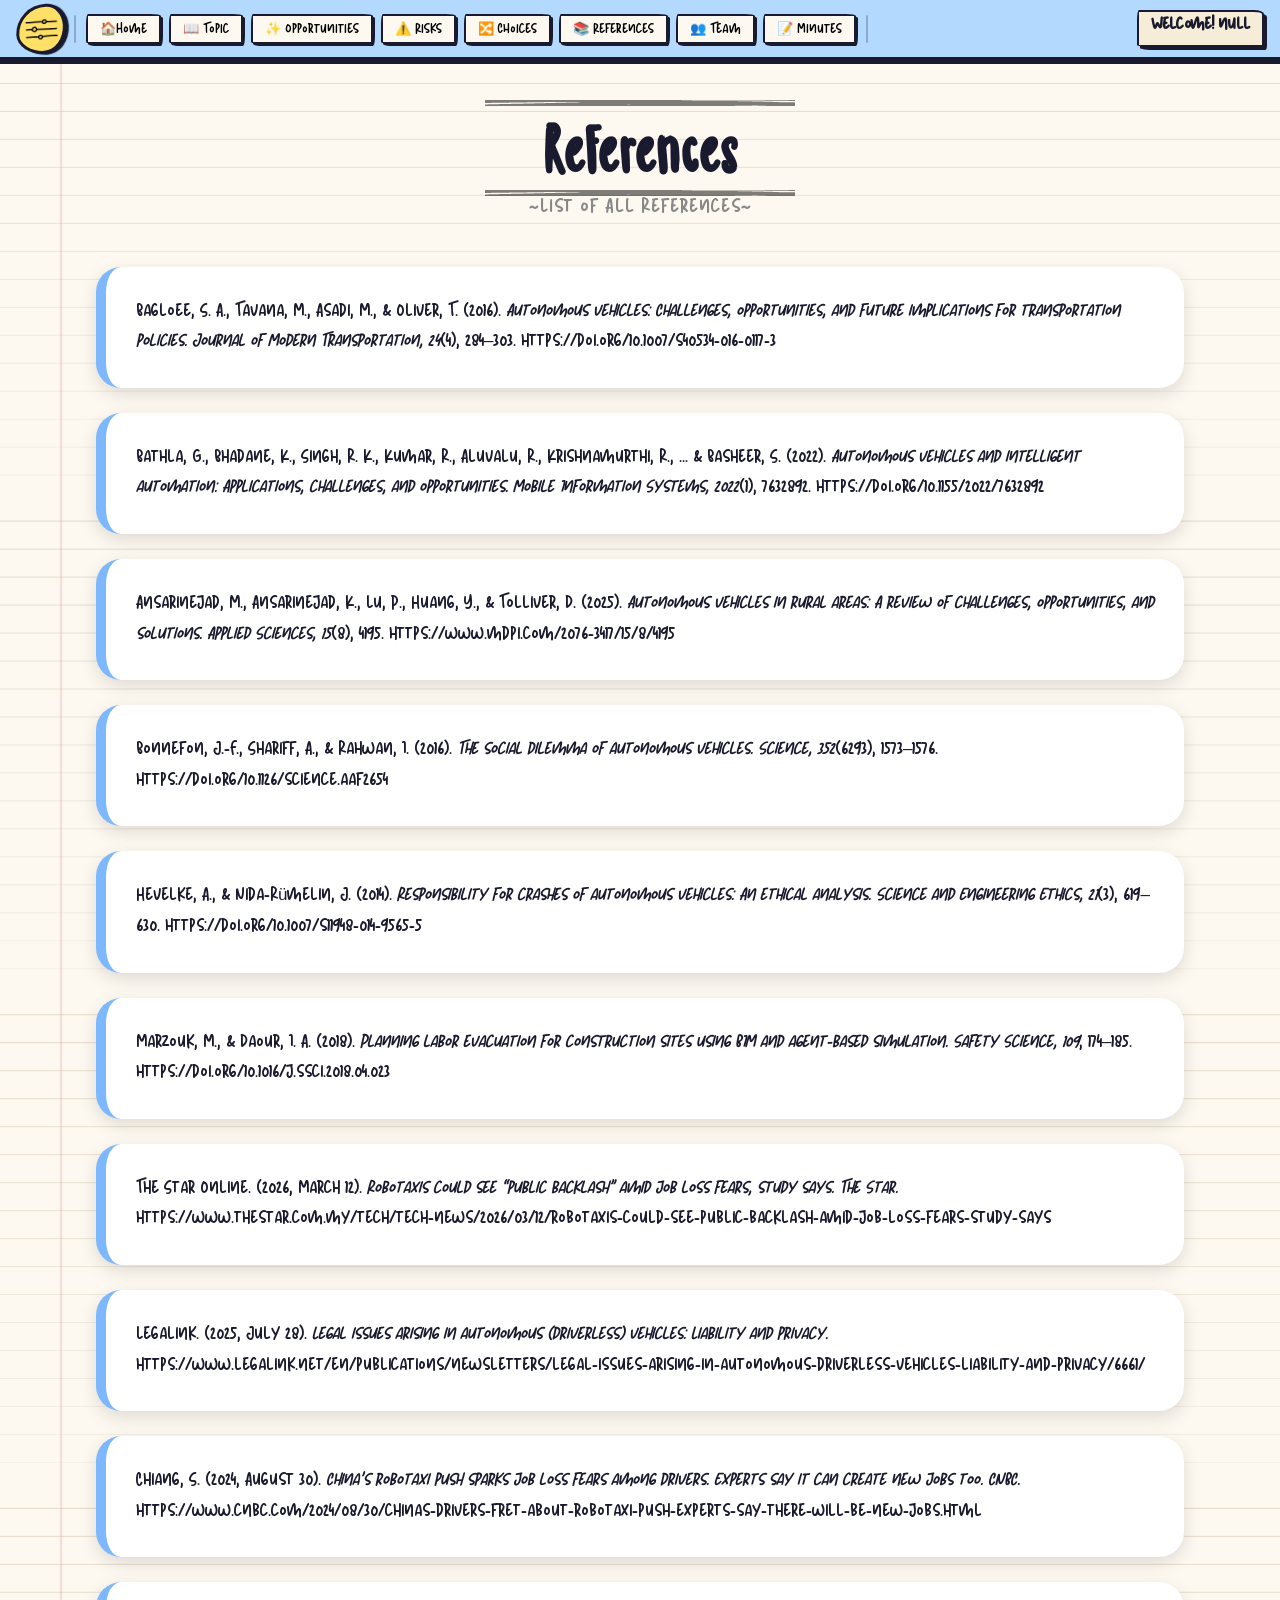
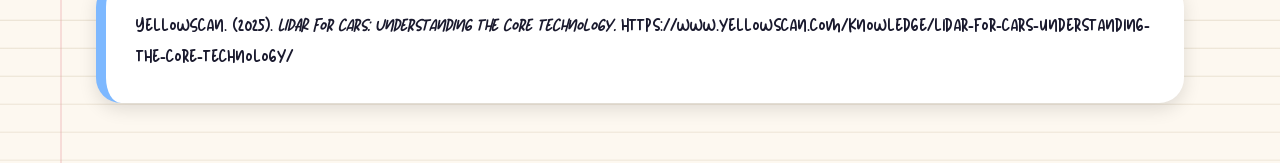
<file: References.html>
<!DOCTYPE html>
<html lang="en">
<head>
    <link rel="stylesheet" href="style.css">
    <meta charset="UTF-8">
    <meta name="viewport" content="width=device-width, initial-scale=1.0">
    <title>Document</title>
</head>
<body>

    <div id="page-loader">
        <div class="loader-box">Vroom...</div>
        <div class="loader-dots">
            <span></span><span></span><span></span>
        </div>
    </div>
    <nav class="topbar">
        <div class="Circle" onClick="SettingsMenu()">
            <img  class="SettingsImg" src="images/2035350-200.png">
          </div>      

          <div class="nav-divider"></div>
          <button type="button" onclick="window.location.href='main.html'">🏠Home</button>
          <button type="button" onclick="window.location.href='Topic.html'">📖 Topic</button>
          <button type="button" onclick="window.location.href='Opportunities.html'">✨ Opportunities</button>
          <button type="button" onclick="window.location.href='Risks.html'">⚠️ Risks</button>  
          <button type="button" onclick="window.location.href='Choices.html'">🔀 Choices</button>
          <button type="button" onclick="window.location.href='References.html'">📚 References</button> 
          <button type="button" onclick="window.location.href='Team_member.html'">👥 Team</button> 
          <button type="button" onclick="window.location.href='Meeting.html'">📝 Minutes</button>    

          <div class="nav-divider"></div>

          <button class="funnyb" id="FrogButton" type="button" onclick="window.location.href='gerald.html'">do not click me heheh 🐸</button> 

           <div class="WelcomeArea">
            <h2 class="WelcomeText" id="WelcomeText"> </h2>
        </div>
     </nav>
    
    
    <header>
        <div class="title-wrapper">
            <div class="scribble-underLine"></div>
            <h1 class="Title">References</h1>
            <div class="scribble-underLine"></div>
        </div>
        <p class="subtitle">~List of All References~</p>
    </header>

    <div class="Settings-Menu" id="SettingsMenu">
        <p class="btnLabelSet"> ⚙️ ~settings MENU~ 🔧</p>
        <button class="no-loader" onClick="FrogB()"> I like Frogws 🐸</button>
        <button class="no-loader"> Frog cursor </button>
    </div>

    <div class="hamsterA">
     
    </div>

    <!-- REFERENCES CONTAINER -->
    <div class="reference-container">

        <!-- Reference 1 -->
        <div class="reference-card">
            <p>
                Bagloee, S. A., Tavana, M., Asadi, M., & Oliver, T. (2016). 
                <i>Autonomous vehicles: Challenges, opportunities, and future implications for transportation policies.</i> 
                <i>Journal of Modern Transportation, 24</i>(4), 284–303. 
                https://doi.org/10.1007/s40534-016-0117-3
            </p>
        </div>

        <!-- Reference 2 -->
        <div class="reference-card">
            <p>
                Bathla, G., Bhadane, K., Singh, R. K., Kumar, R., Aluvalu, R., Krishnamurthi, R., ... & Basheer, S. (2022). 
                <i>Autonomous vehicles and intelligent automation: Applications, challenges, and opportunities.</i> 
                <i>Mobile Information Systems, 2022</i>(1), 7632892. 
                https://doi.org/10.1155/2022/7632892
            </p>
        </div>

        <!-- Reference 3 -->
        <div class="reference-card">
            <p>
                Ansarinejad, M., Ansarinejad, K., Lu, P., Huang, Y., & Tolliver, D. (2025). 
                <i>Autonomous vehicles in rural areas: A review of challenges, opportunities, and solutions.</i> 
                <i>Applied Sciences, 15</i>(8), 4195. 
                https://www.mdpi.com/2076-3417/15/8/4195
            </p>
        </div>

        <!-- Reference 4 -->
        <div class="reference-card">
            <p>
                Bonnefon, J.-F., Shariff, A., & Rahwan, I. (2016). 
                <i>The social dilemma of autonomous vehicles.</i> 
                <i>Science, 352</i>(6293), 1573–1576. 
                https://doi.org/10.1126/science.aaf2654
            </p>
        </div>

        <!-- Reference 5 -->
        <div class="reference-card">
            <p>
                Hevelke, A., & Nida-Rümelin, J. (2014). 
                <i>Responsibility for crashes of autonomous vehicles: An ethical analysis.</i> 
                <i>Science and Engineering Ethics, 21</i>(3), 619–630. 
                https://doi.org/10.1007/s11948-014-9565-5
            </p>
        </div>

        <!-- Reference 6 -->
        <div class="reference-card">
            <p>
                Marzouk, M., & Daour, I. A. (2018). 
                <i>Planning labor evacuation for construction sites using BIM and agent-based simulation.</i> 
                <i>Safety Science, 109</i>, 174–185. 
                https://doi.org/10.1016/j.ssci.2018.04.023
            </p>
        </div>

        <!-- Reference 7 -->
        <div class="reference-card">
            <p>
                The Star Online. (2026, March 12). 
                <i>Robotaxis could see “public backlash” amid job loss fears, study says.</i> 
                <i>The Star.</i> 
                https://www.thestar.com.my/tech/tech-news/2026/03/12/robotaxis-could-see-public-backlash-amid-job-loss-fears-study-says
            </p>
        </div>

        <!-- Reference 8 -->
        <div class="reference-card">
            <p>
                Legalink. (2025, July 28). 
                <i>Legal issues arising in autonomous (driverless) vehicles: Liability and privacy.</i> 
                https://www.legalink.net/en/publications/newsletters/legal-issues-arising-in-autonomous-driverless-vehicles-liability-and-privacy/6661/
            </p>
        </div>

        <!-- Reference 9 -->
        <div class="reference-card">
            <p>
                Chiang, S. (2024, August 30). 
                <i>China’s robotaxi push sparks job loss fears among drivers. Experts say it can create new jobs too.</i> 
                <i>CNBC.</i> 
                https://www.cnbc.com/2024/08/30/chinas-drivers-fret-about-robotaxi-push-experts-say-there-will-be-new-jobs.html
            </p>
        </div>

        <!-- Reference 10 -->
        <div class="reference-card">
            <p>
                YellowScan. (2025). 
                <i>LiDAR for cars: Understanding the core technology.</i> 
                https://www.yellowscan.com/knowledge/lidar-for-cars-understanding-the-core-technology/
            </p>
        </div>

    </div>
    

<script>

        let username = localStorage.getItem("username");

        document.getElementById("WelcomeText").innerText =
            "Welcome! " + username;


            function SettingsMenu() {
               document.getElementById('SettingsMenu').classList.toggle('open');
               
            }

            function FrogB() {
            document.getElementById('FrogButton').classList.toggle('open');
            }    

            window.addEventListener('load', () => {
                    const loader = document.getElementById('page-loader');
                    setTimeout(() => {
                        loader.classList.add('fade-out');
                        setTimeout(() => loader.remove(), 300);
                    }, 500)
                });

                document.querySelectorAll('a, button[onclick]:not(.no-loader)').forEach(el => {
                    el.addEventListener('click', () => {
                        const loader = document.createElement('div');
                        loader.id = 'page-loader';
                        loader.innerHTML = `
                        <div class="loader-box">Vroom...</div>
                        <div class="loader-dots"><span></span><span></span><span></span></div>
                        `;
                        document.body.appendChild(loader);
                    });
                });

    </script>
    
</body>
</html>
</file>
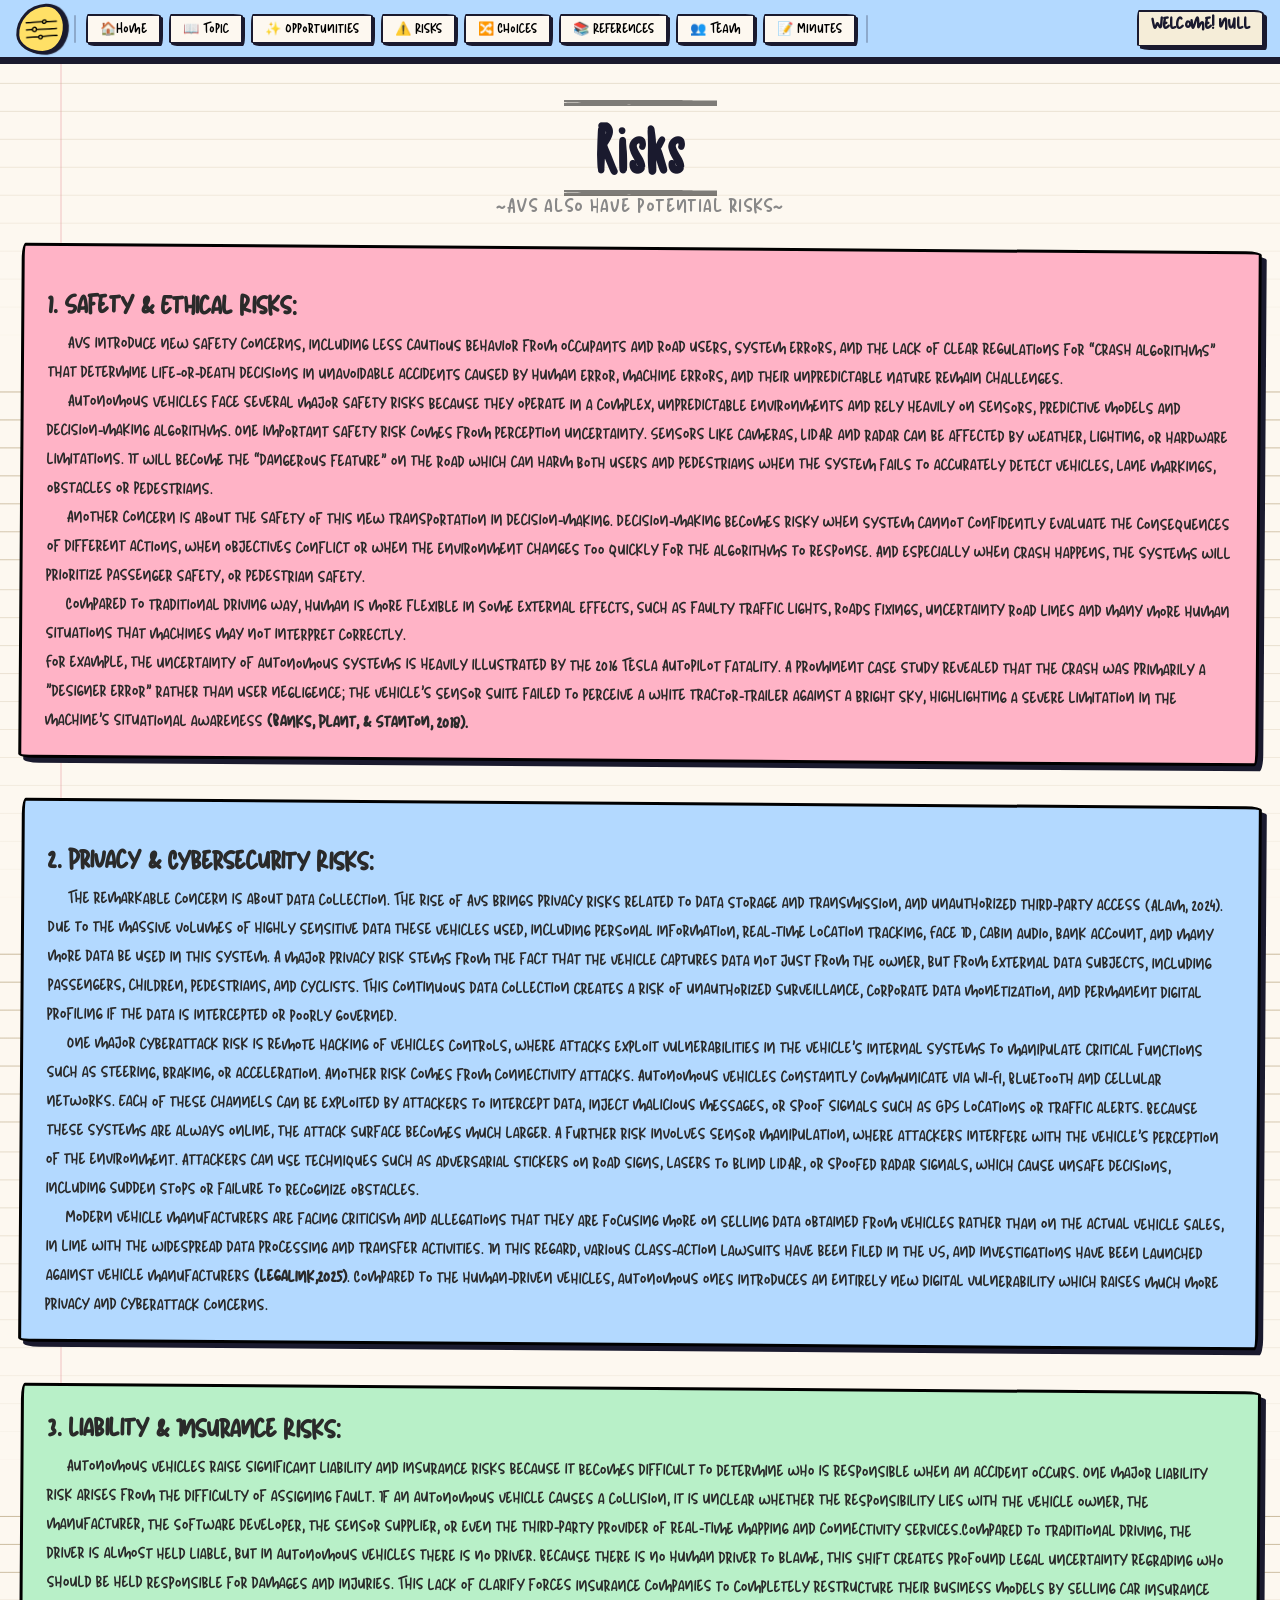
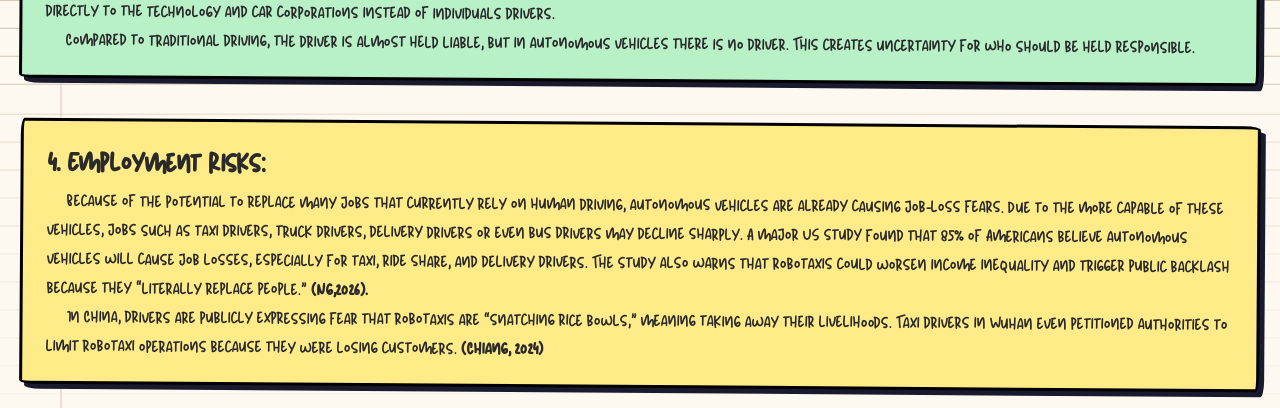
<file: Risks.html>
<!DOCTYPE html>
<html lang="en">
<head>
    <link rel="stylesheet" href="style.css">
    <meta charset="UTF-8">
    <meta name="viewport" content="width=device-width, initial-scale=1.0">
    <title>Document</title>
</head>
<body>

    <div id="page-loader">
        <div class="loader-box">Vroom...</div>
        <div class="loader-dots">
            <span></span><span></span><span></span>
        </div>
    </div>
     
    <nav class="topbar">
        <div class="Circle" onClick="SettingsMenu()">
            <img  class="SettingsImg" src="images/2035350-200.png">
          </div>      

          <div class="nav-divider"></div>
          <button type="button" onclick="window.location.href='main.html'">🏠Home</button>
          <button type="button" onclick="window.location.href='Topic.html'">📖 Topic</button>
          <button type="button" onclick="window.location.href='Opportunities.html'">✨ Opportunities</button>
          <button type="button" onclick="window.location.href='Risks.html'">⚠️ Risks</button>  
          <button type="button" onclick="window.location.href='Choices.html'">🔀 Choices</button>
          <button type="button" onclick="window.location.href='References.html'">📚 References</button> 
          <button type="button" onclick="window.location.href='Team_member.html'">👥 Team</button> 
          <button type="button" onclick="window.location.href='Meeting.html'">📝 Minutes</button>    

          <div class="nav-divider"></div>

          <button class="funnyb" id="FrogButton" type="button" onclick="window.location.href='gerald.html'">do not click me heheh 🐸</button> 

           <div class="WelcomeArea">
            <h2 class="WelcomeText" id="WelcomeText"> </h2>
        </div>
     </nav>
    
    
    <header>
        <div class="title-wrapper">
            <div class="scribble-underLine"></div>
            <h1 class="Title">Risks</h1>
            <div class="scribble-underLine"></div>
        </div>

        <br>
        <p class="subtitle">~AVs also have potential risks~</p>

    </header>

    <div class="Settings-Menu" id="SettingsMenu">
        <p class="btnLabelSet"> ⚙️ ~settings MENU~ 🔧</p>
        <button class="no-loader" onClick="FrogB()"> I like Frogws 🐸</button>
        <button class="no-loader"> Frog cursor </button>
    </div>

    <div class="hamsterA">
     
    </div>

    <div class="topicColume">
        <div class="Topic" style="margin: 20px;">
            <br>
            <p><strong style="font-size: 25px;">1. Safety &amp; Ethical Risks: </strong></p>
            <p style="text-indent: 20px;">AVs introduce new safety concerns, including less cautious behavior from occupants and road users, system errors, and the lack of clear regulations for “crash algorithms” that determine life-or-death decisions in unavoidable accidents caused by human error, machine errors, and their unpredictable nature remain challenges.</p>
            <p style="text-indent: 20px;">Autonomous Vehicles face several major safety risks because they operate in a complex, unpredictable environments and rely heavily on sensors, predictive models and decision-making algorithms. One important safety risk comes from perception uncertainty. Sensors like cameras, LiDAR and radar can be affected by weather, lighting, or hardware limitations. It will become the “dangerous feature” on the road which can harm both users and pedestrians when the system fails to accurately detect vehicles, lane markings, obstacles or pedestrians.</p>
            <p style="text-indent: 20px;">Another concern is about the safety of this new transportation in decision-making. Decision-making becomes risky when system cannot confidently evaluate the consequences of different actions, when objectives conflict or when the environment changes too quickly for the algorithms to response. And especially when crash happens, the systems will prioritize passenger safety, or pedestrian safety. </p>
            <p style="text-indent: 20px;">Compared to traditional driving way, human is more flexible in some external effects, such as faulty traffic lights, roads fixings, uncertainty road lines and many more human situations that machines may not interpret correctly.</p>
            <p>For example, the uncertainty of autonomous systems is heavily illustrated by the 2016 Tesla Autopilot fatality. A prominent case study revealed that the crash was primarily a "designer error" rather than user negligence; the vehicle’s sensor suite failed to perceive a white tractor-trailer against a bright sky, highlighting a severe limitation in the machine's situational awareness <strong>(Banks, Plant, & Stanton, 2018).</strong></p>
        </div>
    </div>
    <div class="topicColume">
        <div class="Topic" style="background-color:#b3d9ff ;margin: 20px;">
            <br>
            <p><strong style="font-size: 25px;">2. Privacy &amp; Cybersecurity Risks: </strong></p>
            <p style="text-indent: 20px;">The remarkable concern is about data collection. The rise of Avs brings privacy risks related to data storage and transmission, and unauthorized third-party access (Alam, 2024). Due to the massive volumes of highly sensitive data these vehicles used, including personal information, real-time location tracking, Face ID, cabin audio, bank account, and many more data be used in this system. A major privacy risk stems from the fact that the vehicle captures data not just from the owner, but from external data subjects, including passengers, children, pedestrians, and cyclists. This continuous data collection creates a risk of unauthorized surveillance, corporate data monetization, and permanent digital profiling if the data is intercepted or poorly governed.</p>
            <p style="text-indent: 20px;">One major cyberattack risk is remote hacking of vehicles controls, where attacks exploit vulnerabilities in the vehicle’s internal systems to manipulate critical functions such as steering, braking, or acceleration. Another risk comes from connectivity attacks. Autonomous vehicles constantly communicate via Wi-Fi, Bluetooth and cellular networks. Each of these channels can be exploited by attackers to intercept data, inject malicious messages, or spoof signals such as GPS locations or traffic alerts. Because these systems are always online, the attack surface becomes much larger. A further risk involves sensor manipulation, where attackers interfere with the vehicle’s perception of the environment. Attackers can use techniques such as adversarial stickers on road signs, lasers to blind LiDAR, or spoofed radar signals, which cause unsafe decisions, including sudden stops or failure to recognize obstacles.</p>
            <p style="text-indent: 20px;">Modern vehicle manufacturers are facing criticism and allegations that they are focusing more on selling data obtained from vehicles rather than on the actual vehicle sales, in line with the widespread data processing and transfer activities. In this regard, various class-action lawsuits have been filed in the US, and investigations have been launched against vehicle manufacturers <strong>(Legalink,2025)</strong>. Compared to the human-driven vehicles, autonomous ones introduces an entirely new digital vulnerability which raises much more privacy and cyberattack concerns. </p>
        </div>
    </div>
    <div class="topicColume">
        <div class="Topic" style="background-color: #b8f0c8;margin: 20px;">
            <p><strong style="font-size: 25px;">3. Liability &amp; Insurance Risks: </strong></p>
            <p style="text-indent: 20px;">Autonomous vehicles raise significant liability and insurance risks because it becomes difficult to determine who is responsible when an accident occurs. One major liability risk arises from the difficulty of assigning fault. If an autonomous vehicle causes a collision, it is unclear whether the responsibility lies with the vehicle owner, the manufacturer, the software developer, the sensor supplier, or even the third-party provider of real-time mapping and connectivity services.Compared to traditional driving, the driver is almost held liable, but in autonomous vehicles there is no driver. Because there is no human driver to blame, this shift creates profound legal uncertainty regrading who should be held responsible for damages and injuries. This lack of clarify forces insurance companies to completely restructure their business models by selling car insurance directly to the technology and car corporations instead of individuals drivers. </p>
            <p style="text-indent: 20px;">Compared to traditional driving, the driver is almost held liable, but in autonomous vehicles there is no driver. This creates uncertainty for who should be held responsible.</p>
        </div>
    </div>
    <div class="topicColume">
        <div class="Topic" style="background-color: #ffeb88;margin: 20px;">
            <p><strong style="font-size: 25px;">4. Employment Risks: </strong></p>
            <p style="text-indent: 20px;">Because of the potential to replace many jobs that currently rely on human driving, autonomous vehicles are already causing job-loss fears. Due to the more capable of these vehicles, jobs such as taxi drivers, truck drivers, delivery drivers or even bus drivers may decline sharply. A major US study found that 85% of Americans believe autonomous vehicles will cause job losses, especially for taxi, ride share, and delivery drivers. The study also warns that robotaxis could worsen income inequality and trigger public backlash because they “literally replace people.”<strong> (Ng,2026). </strong></p>
            <p style="text-indent: 20px;">In China, drivers are publicly expressing fear that robotaxis are “snatching rice bowls,” meaning taking away their livelihoods. Taxi drivers in Wuhan even petitioned authorities to limit robotaxi operations because they were losing customers. <strong>(Chiang, 2024)</strong></p>
        </div>
    </div>
   

<script>

        let username = localStorage.getItem("username");

        document.getElementById("WelcomeText").innerText =
            "Welcome! " + username;


            function SettingsMenu() {
               document.getElementById('SettingsMenu').classList.toggle('open');
               
            }

            function FrogB() {
            document.getElementById('FrogButton').classList.toggle('open');
            }    

            window.addEventListener('load', () => {
                    const loader = document.getElementById('page-loader');
                    setTimeout(() => {
                        loader.classList.add('fade-out');
                        setTimeout(() => loader.remove(), 300);
                    }, 500)
                });

                document.querySelectorAll('a, button[onclick]:not(.no-loader)').forEach(el => {
                    el.addEventListener('click', () => {
                        const loader = document.createElement('div');
                        loader.id = 'page-loader';
                        loader.innerHTML = `
                        <div class="loader-box">Vroom...</div>
                        <div class="loader-dots"><span></span><span></span><span></span></div>
                        `;
                        document.body.appendChild(loader);
                    });
                });

    </script>
   
    
</body>
</html>
</file>
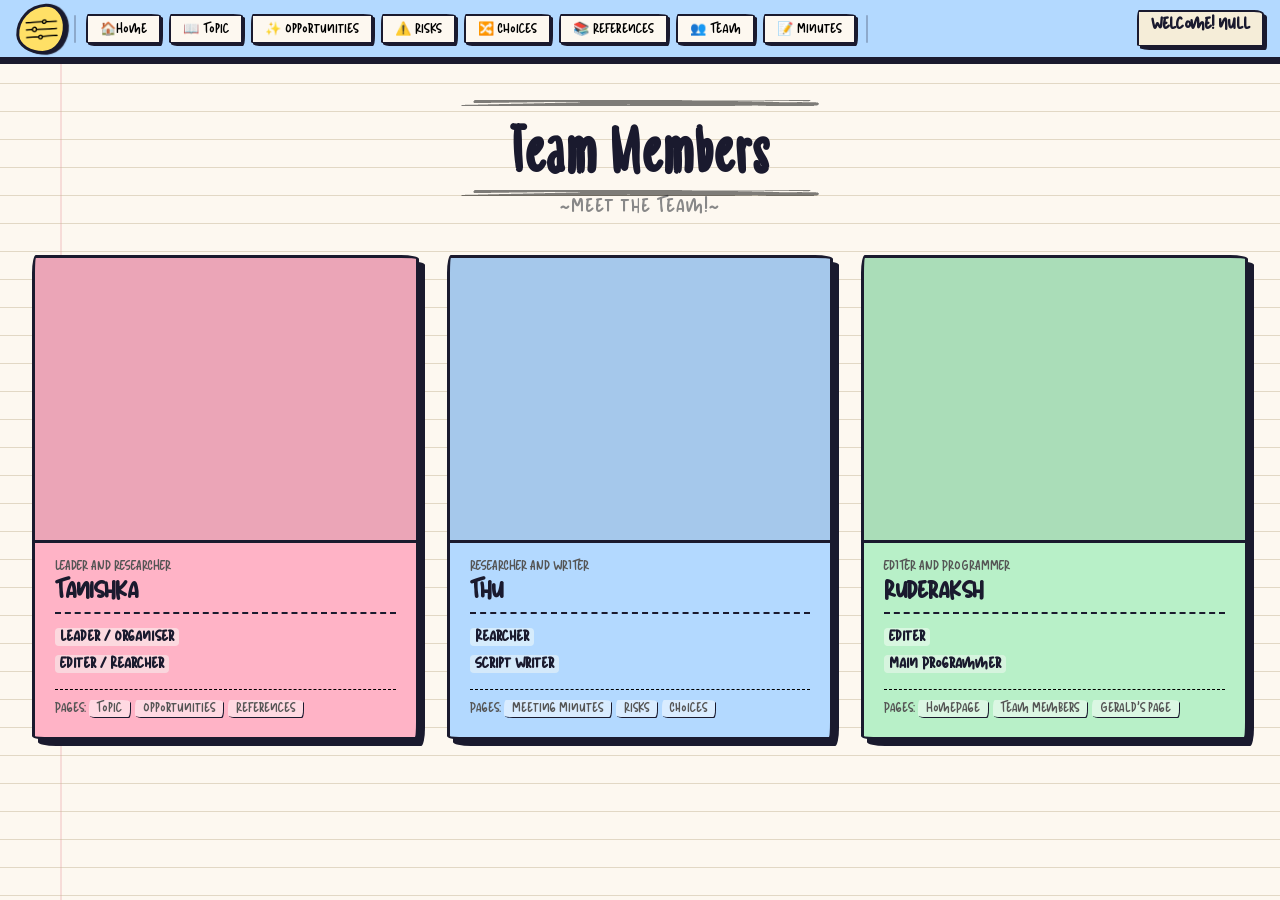
<file: Team_member.html>
<!DOCTYPE html>
<html lang="en">
<head>
    <link rel="stylesheet" href="style.css">
    <meta charset="UTF-8">
    <meta name="viewport" content="width=device-width, initial-scale=1.0">
    <title>Document</title>
</head>
<body>

    <div id="page-loader">
        <div class="loader-box">Teams...</div>
        <div class="loader-dots">
            <span></span><span></span><span></span>
        </div>
    </div>

    <nav class="topbar">
        <div class="Circle" onClick="SettingsMenu()">
            <img  class="SettingsImg" src="images/2035350-200.png">
          </div>      

          <div class="nav-divider"></div>
          <button type="button" onclick="window.location.href='main.html'">🏠Home</button>
          <button type="button" onclick="window.location.href='Topic.html'">📖 Topic</button>
          <button type="button" onclick="window.location.href='Opportunities.html'">✨ Opportunities</button>
          <button type="button" onclick="window.location.href='Risks.html'">⚠️ Risks</button>  
          <button type="button" onclick="window.location.href='Choices.html'">🔀 Choices</button>
          <button type="button" onclick="window.location.href='References.html'">📚 References</button> 
          <button type="button" onclick="window.location.href='Team_member.html'">👥 Team</button> 
          <button type="button" onclick="window.location.href='Meeting.html'">📝 Minutes</button>    

          <div class="nav-divider"></div>

          <button class="funnyb" id="FrogButton" type="button" onclick="window.location.href='gerald.html'">do not click me heheh 🐸</button> 

           <div class="WelcomeArea">
            <h2 class="WelcomeText" id="WelcomeText"> </h2>
        </div>
     </nav>
    
    
    <header>
        <div class="title-wrapper">
            <div class="scribble-underLine"></div>
            <h1 class="Title">Team Members</h1>
            <div class="scribble-underLine"></div>
        </div>
        <p class="subtitle">~Meet the Team!~</p>
    </header>

    <div class="Settings-Menu" id="SettingsMenu">
        <p class="btnLabelSet"> ⚙️ ~settings MENU~ 🔧</p>
        <button class="no-loader" onClick="FrogB()"> I like Frogws 🐸</button>
        <button class="no-loader"> Frog cursor </button>
    </div>

    
        
    
    <div class="team-grid">

    
        <div class="Memeber-card">
            <div class="memeber-photo"></div>
            <div class="member-body">
                <div class="member-cat">Leader and Researcher</div>
                <div class="member-name">Tanishka</div>

                <p>

                    <span class="role-tag">Leader / Organiser </span><br>
                    <span class="role-tag">Editer / Rearcher </span>
                
                </p>
            
                <div class="pages">
                    Pages:
                    <span class="page-pill">Topic</span>
                    <span class="page-pill">Opportunities</span>
                    <span class="page-pill">References</span>
                </div>
            </div>
        </div>

        <div class="Memeber-card">
            <div class="memeber-photo"></div>
            <div class="member-body">
                <div class="member-cat">Researcher and Writer</div>
                <div class="member-name">Thu</div>

                <p>

                    <span class="role-tag">Rearcher</span><br>
                    <span class="role-tag">Script Writer</span>
                
                </p>
            
                <div class="pages">
                    Pages:
                    <span class="page-pill">Meeting Minutes</span>
                    <span class="page-pill">Risks</span>
                    <span class="page-pill">Choices</span>
                </div>
            </div>
        </div>

        <div class="Memeber-card">
            <div class="memeber-photo"></div>
            <div class="member-body">
                <div class="member-cat">Editer and Programmer</div>
                <div class="member-name">Ruderaksh</div>

                <p>

                    <span class="role-tag">Editer</span><br>
                    <span class="role-tag">Main Programmer</span>
                
                </p>
            
                <div class="pages">
                    Pages:
                    <span class="page-pill">HomePage</span>
                    <span class="page-pill">Team Members</span>
                    <span class="page-pill">Gerald's page</span>
                </div>
            </div>
        </div>
    
    </div>
    

    


   
<script>

        let username = localStorage.getItem("username");

        document.getElementById("WelcomeText").innerText =
            "Welcome! " + username;


            function SettingsMenu() {
               document.getElementById('SettingsMenu').classList.toggle('open');
               
            }

            function FrogB() {
            document.getElementById('FrogButton').classList.toggle('open');
            }    

            window.addEventListener('load', () => {
                    const loader = document.getElementById('page-loader');
                    setTimeout(() => {
                        loader.classList.add('fade-out');
                        setTimeout(() => loader.remove(), 300);
                    }, 500)
                });

                document.querySelectorAll('a, button[onclick]:not(.no-loader)').forEach(el => {
                    el.addEventListener('click', () => {
                        const loader = document.createElement('div');
                        loader.id = 'page-loader';
                        loader.innerHTML = `
                        <div class="loader-box">Vroom...</div>
                        <div class="loader-dots"><span></span><span></span><span></span></div>
                        `;
                        document.body.appendChild(loader);
                    });
                });

    </script>
    
</body>
</html>
</file>
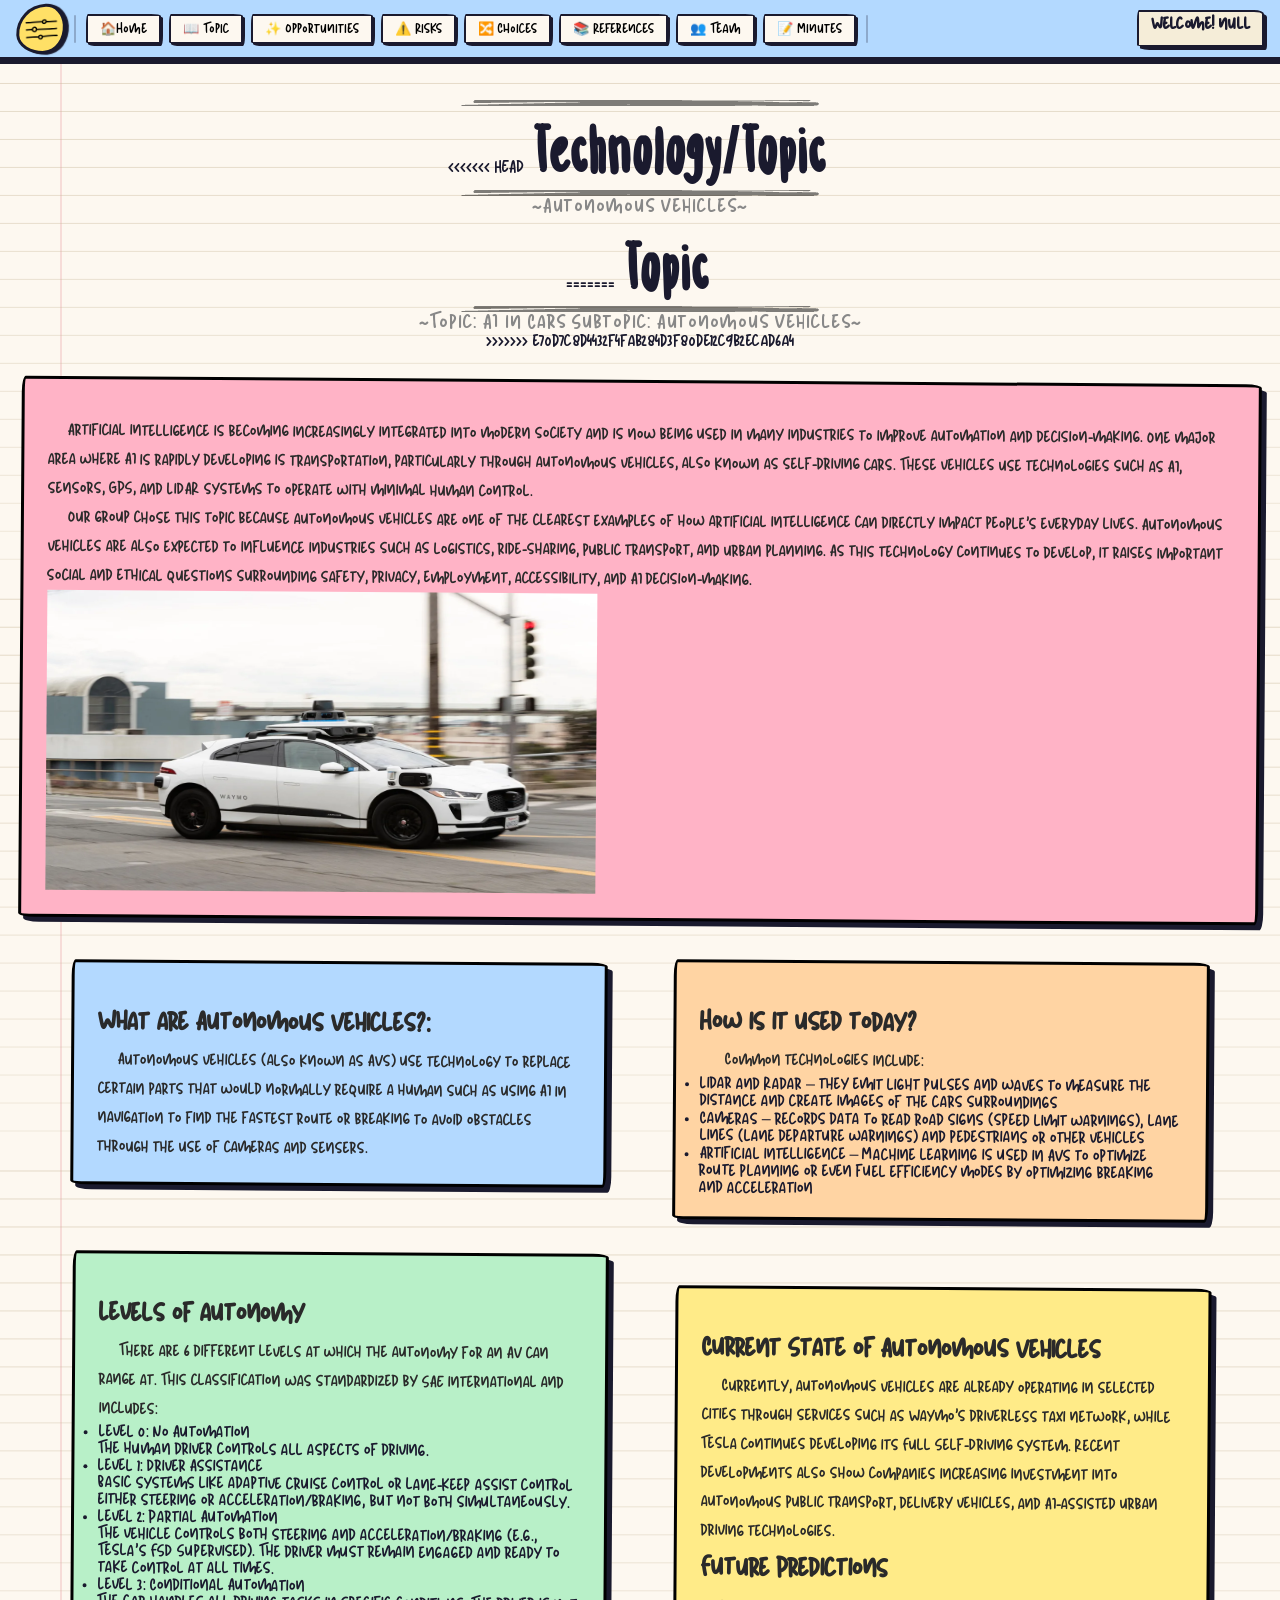
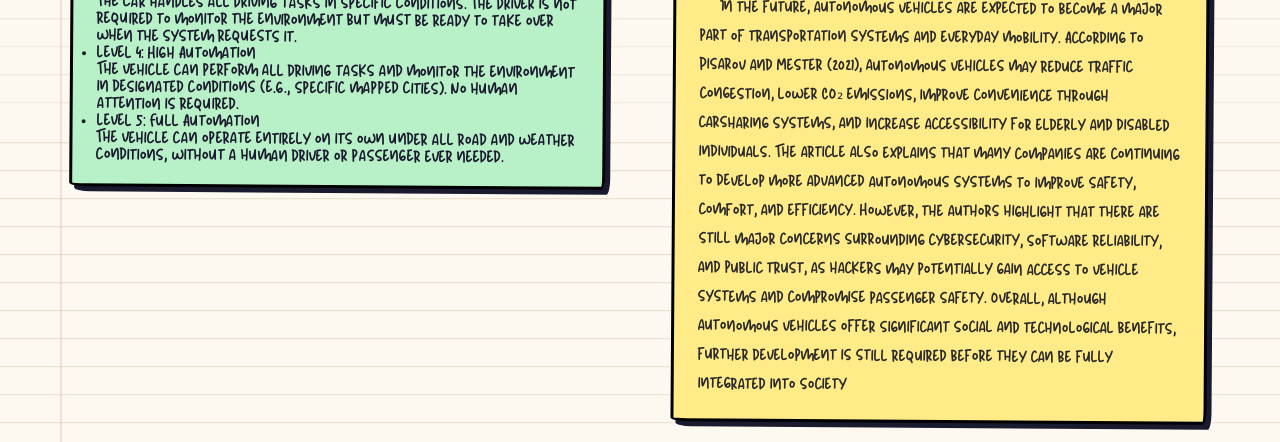
<file: Topic.html>
<!DOCTYPE html>
<html lang="en">
<head>
    <link rel="stylesheet" href="style.css">
    <meta charset="UTF-8">
    <meta name="viewport" content="width=device-width, initial-scale=1.0">
    <title>Document</title>
</head>
<body>

    <nav class="topbar">
        <div class="Circle" onClick="SettingsMenu()">
            <img  class="SettingsImg" src="images/2035350-200.png">
          </div>      

          <div class="nav-divider"></div>
          <button type="button" onclick="window.location.href='main.html'">🏠Home</button>
          <button type="button" onclick="window.location.href='Topic.html'">📖 Topic</button>
          <button type="button" onclick="window.location.href='Opportunities.html'">✨ Opportunities</button>
          <button type="button" onclick="window.location.href='Risks.html'">⚠️ Risks</button>  
          <button type="button" onclick="window.location.href='Choices.html'">🔀 Choices</button>
          <button type="button" onclick="window.location.href='References.html'">📚 References</button> 
          <button type="button" onclick="window.location.href='Team_member.html'">👥 Team</button> 
          <button type="button" onclick="window.location.href='Meeting.html'">📝 Minutes</button>    
          
          <div class="nav-divider"></div>

          <button class="funnyb" id="FrogButton" type="button" onclick="window.location.href='gerald.html'">do not click me heheh 🐸</button> 

           <div class="WelcomeArea">
            <h2 class="WelcomeText" id="WelcomeText"> </h2>
        </div>
     </nav>
    
    
    <header>
        <div class="title-wrapper">
            <div class="scribble-underLine"></div>
<<<<<<< HEAD
            <h1 class="Title">Technology/Topic</h1>
            <div class="scribble-underLine"></div>
        </div>
        <p class="subtitle">~Autonomous Vehicles~</p>
=======
            <h1 class="Title">Topic</h1>
            <div class="scribble-underLine"></div>
        </div>
        <p class="subtitle">~Topic: AI in Cars        Subtopic: Autonomous Vehicles~</p>
>>>>>>> e70d7c8d4432f4fab284d3f80de12c9b2ecad6a4
    </header>

    <div class="Settings-Menu" id="SettingsMenu">
        <p class="btnLabelSet"> ⚙️ ~settings MENU~ 🔧</p>
        <button class="no-loader" onClick="FrogB()"> I like Frogws 🐸</button>
        <button class="no-loader"> Frog cursor </button>
    </div>

    <div class="hamsterA">
     
    </div>

    <div class="topicColume">
            <div class="Topic" style="margin: 20px;">
                <br>
                <p style="text-indent: 20px;">Artificial intelligence is becoming increasingly integrated into modern society and is now being used in many industries to improve automation and decision-making. One major area where AI is rapidly developing is transportation, particularly through autonomous vehicles, also known as self-driving cars. These vehicles use technologies such as AI, sensors, GPS, and LiDAR systems to operate with minimal human control.</p>
                <p style="text-indent: 20px;">Our group chose this topic because autonomous vehicles are one of the clearest examples of how artificial intelligence can directly impact people’s everyday lives. Autonomous vehicles are also expected to influence industries such as logistics, ride-sharing, public transport, and urban planning. As this technology continues to develop, it raises important social and ethical questions surrounding safety, privacy, employment, accessibility, and AI decision-making.</p>
                <img class="None" src="images/ATcar_02.webp" alt="car" width="550" height="300">
            </div>
        </div>

<div class="content-grid">

    <!-- LEFT COLUMN -->
    <div class="left-column">

        <div class="topicColume">
            <div class="Topic" style="background-color:#b3d9ff ;margin: 20px;">
                <br>

                <p><strong style="font-size: 25px;"> What are Autonomous Vehicles?: </strong></p>

                <p style="text-indent: 20px;">Autonomous vehicles (also known as AVs) use technology to replace certain parts that would normally require a human such as using AI in navigation to find the fastest route or breaking to avoid obstacles through the use of cameras and sensers.</p>
            </div>
        </div>

        <div class="topicColume">
            <div class="Topic" style="background-color:#b8f0c8 ;margin: 20px;">
                <br>

                <p><strong style="font-size: 25px;">Levels of autonomy</strong></p>

                <p style="text-indent: 20px;">There are 6 different levels at which the autonomy for an AV can range at. This classification was standardized by SAE international and includes:</p>

                <p style="text-indent: 20px;">
                <ul>
                    <li>Level 0: No Automation<br>The human driver controls all aspects of driving.</li>

                    <li>Level 1: Driver Assistance<br>Basic systems like adaptive cruise control or lane-keep assist control either steering or acceleration/braking, but not both simultaneously.</li>

                    <li>Level 2: Partial Automation<br>The vehicle controls both steering and acceleration/braking (e.g., Tesla's FSD Supervised). The driver must remain engaged and ready to take control at all times.</li>

                    <li>Level 3: Conditional Automation<br>The car handles all driving tasks in specific conditions. The driver is not required to monitor the environment but must be ready to take over when the system requests it.</li>

                    <li>Level 4: High Automation<br>The vehicle can perform all driving tasks and monitor the environment in designated conditions (e.g., specific mapped cities). No human attention is required.</li>

                    <li>Level 5: Full Automation<br>The vehicle can operate entirely on its own under all road and weather conditions, without a human driver or passenger ever needed.</li>
                </ul>
                </p>

            </div>
        </div>


    </div>

    <!-- RIGHT COLUMN -->
    <div class="right-column">

        <div class="topicColume">
            <div class="Topic" style="background-color:#ffd4a3 ;margin: 20px;">
                <br>

                <p><strong style="font-size: 25px;">How is it used today?</strong></p>

                <p style="text-indent: 25px;">Common technologies include:</p>

                <p style="text-indent: 20px;">
                <ul>
                    <li>Lidar and Radar – they emit light pulses and waves to measure the distance and create images of the cars surroundings </li>

                    <li>Cameras – records data to read road signs (speed limit warnings), lane lines (lane departure warnings) and pedestrians or other vehicles </li>

                    <li>Artificial intelligence – Machine learning is used in AVs to optimize route planning or even fuel efficiency modes by optimizing breaking and acceleration</li>
                </ul>
                </p>

            </div>
        </div>

        

        <div class="topicColume">
            <div class="Topic" style="background-color:#ffeb88 ;margin: 20px;">
                <br>

                <p><strong style="font-size: 25px;">Current State of Autonomous Vehicles </strong></p>

                <p style="text-indent: 20px;">Currently, autonomous vehicles are already operating in selected cities through services such as Waymo’s driverless taxi network, while Tesla continues developing its Full Self-Driving system. Recent developments also show companies increasing investment into autonomous public transport, delivery vehicles, and AI-assisted urban driving technologies.</p>

                <p><strong style="font-size: 25px;">Future Predictions</strong></p>

                <p style="text-indent: 20px;">In the future, autonomous vehicles are expected to become a major part of transportation systems and everyday mobility. According to Pisarov and Mester (2021), autonomous vehicles may reduce traffic congestion, lower CO₂ emissions, improve convenience through carsharing systems, and increase accessibility for elderly and disabled individuals. The article also explains that many companies are continuing to develop more advanced autonomous systems to improve safety, comfort, and efficiency. However, the authors highlight that there are still major concerns surrounding cybersecurity, software reliability, and public trust, as hackers may potentially gain access to vehicle systems and compromise passenger safety. Overall, although autonomous vehicles offer significant social and technological benefits, further development is still required before they can be fully integrated into society</p>

            </div>
        </div>

    </div>

</div>
    

    <script>

        let username = localStorage.getItem("username");

        document.getElementById("WelcomeText").innerText =
            "Welcome! " + username;


            function SettingsMenu() {
               document.getElementById('SettingsMenu').classList.toggle('open');
               
            }

            function FrogB() {
            document.getElementById('FrogButton').classList.toggle('open');
            }    

            window.addEventListener('load', () => {
                    const loader = document.getElementById('page-loader');
                    setTimeout(() => {
                        loader.classList.add('fade-out');
                        setTimeout(() => loader.remove(), 300);
                    }, 500)
                });

                document.querySelectorAll('a, button[onclick]:not(.no-loader)').forEach(el => {
                    el.addEventListener('click', () => {
                        const loader = document.createElement('div');
                        loader.id = 'page-loader';
                        loader.innerHTML = `
                        <div class="loader-box">Vroom...</div>
                        <div class="loader-dots"><span></span><span></span><span></span></div>
                        `;
                        document.body.appendChild(loader);
                    });
                });

    </script>
   
    
</body>
</html>
</file>
<file: style.css>
@font-face {
    font-family: 'CoolFont';
    src: url(fonts/CoolFont.ttf) format('truetype');

}

@font-face {
    font-family: "Ormlou";
    src: url(fonts/Ormolu.ttf) format('truetype');
}

.no-select {
    user-select: none;
    -webkit-user-select: none;
    -ms-user-select: none;
}


:root {
    --ink: #1a1a2e;
    --paper: #fdf8f0;
    --paper-dark: #f5edd8;
    --accent-yellow: #ffe066;
    --accent-pink: #ffb3c6;
    --accent-blue: #b3d9ff;
    --accent-green: #b8f0c8;
    --accent-oragnge: #ffd4a3;
    --line-color: #c8b89a;
    --shadow: rgba(0, 0, 0, 0.12);

}

/* BASE AREA */


* {
    box-sizing: border-box;
    margin: 0;
    padding: 0;
}

body {
    user-select: none;
    font-family: 'CoolFont', sans-serif;
    background-color: var(--paper);
    color: var(--ink);
    min-height: 100vh;
    position: relative;
    overflow-x: hidden;
    cursor: url('') 16 16, auto !important;

    /* line paper background */
    background-image:
        repeating-linear-gradient(
            transparent,
            transparent 27px,
            var(--line-color) 28px
        ),
        linear-gradient(to right, transparent 60px, #f0c0c0 61px, transparent 62px);
    background-size: 100% 28%, 100% 100%;
    
}

/* Frog Eating A Fly - https://www.cursors-4u.com/cursor/nat42 */
* {
  cursor: url('https://cdn.cursors-4u.net/css-previews/keroppi-walking-sanrio-frog-d596fdb4-css.webp') 0 0, auto !important;
}
/* End www.Cursors-4U.com Code */


header {
    text-align: center;
    padding: 40px 20px 10px;
    position: relative;
    z-index: 1;
}

.title-wrapper {
    display: inline-block;
    position: relative;
}

h1.Title {
    user-select: none;
    font-family: 'Permanet Marker', 'Ormlou';
    font-size: clamp(2.2rem, 6vw, 4rem);
    color: var(--lnk);
    letter-spacing: 2px;
    position: relative;
    z-index: 1;

    background: linear-gradient(transparent, 55% var(--accent-yellow) 55%);
    display: inline;
    padding: 0 6px;
    line-height: 1.4;
}

.scribble-underLine {
    height: 6px;
    background: url("images/scribble-underline.webp") no-repeat center;
    opacity: 0.5;
    width: 150%;
    position: absolute;
    left: -25%;

  
}



.subtitle {
    user-select: none;
    font-size: 1.2rem;
    color: #888;
    margin-top: 6px;
    letter-spacing: 1px;
}

div.Roles {
    user-select: none;
    background-color: var(--accent-green);
    border: 3px solid var(--ink);
    border-radius: 2px 15px 3px 14px / 14px 3px 15px 2px;
    padding: 16px 20px;
    width: fit-content;
    margin: 24px auto;
    position: relative;
    z-index: 1;
    box-shadow: 4px 4px 0px var(--ink);
    transform: rotate(-0.8deg);
    transition: transform 0.2s ease;
    
}

div.Roles:hover {
    transform: rotate(0deg) scale(1.02);
}

div.Roles h3 {
    font-size: 1.5rem;
    font-weight: 700;
    text-align: center;
    margin-bottom: 8px;
    color: var(--ink);
    border-bottom: 2px dashed var(--ink);
    padding-bottom: 6px;
}


div.Roles p {
    font-size: 0.95rem;
    line-height: 1.9;
}

.role-tag {
    font-weight: 700;
    background: rgba(245, 250, 245, 0.5);
    border-radius: 4px;
    padding: 1px 5px;
    margin-right: 4px;
}



h1.Title {
    text-align: center;
    font-family: 'Ormlou', sans-serif;
    
}

div.mainLayout {
    user-select: none;
    display: flex;
    flex-direction: row;
    align-items: flex-start;
    gap: 24px;
    margin: 20px 24px 40px;
    position: relative;
    z-index: 1;
}

div.topicColume {
    display: flex;
    flex-direction: column;
    flex: 1px;
    gap: 20px;
}


div.Topic {
    user-select: none;
    border: 3px solid black;
    border-radius: 4px 16px 4px 16px / 16px 4px 16px 4px;
    padding: 20px 24px;
    background: var(--paper-dark);
    box-shadow: 5px 5px 0px var(--ink);
    position: relative;
    transition: transform 0.2s ease, box-shadow 0.2s ease;
    
}

div.Topic:nth-child(1) {
    background: var(--accent-pink);
    transform: rotate(0.4deg);
}

div.Topic:nth-child(2) {
    background: var(--accent-blue);
    transform: rotate(-0.3deg);
}

div.Topic:hover {
    transform: rotate(0deg) translate(-3px, -3px) !important;
    box-shadow: 8px 8px 0px var(--ink);
}

div.Topic h2 {
    font-size: 1.6rem;
    font-weight: 700;
    margin-bottom: 10px;
    padding-bottom: 8px;
    border-bottom: 2px dashed var(--ink);
    color: var(--ink);
}

.topic-num {
    font-family: 'Ormlou', 'Permanet Marker';
    font-size: 1.1rem;
    opacity: 0.5;
    margin-right: 6px;
}

div.Topic p {
    font-size: 0.98rem;
    line-height: 1.85;
    color: #2a2a2a;
}

div.Roles,
div.Topic {
    margin: 20px auto;
    
    
}

div.buttonArea {
    user-select: none;
    float: left;
    text-align:center;
    border: 3px soild var(--ink);
    border-radius: 3px 14px 14px 3px / 14px 3px 3px 14px;
    
    flex-shrink: 0;
    display: flex;
    flex-direction: column;
    text-decoration: none;
    gap: 8px;
    padding: 14px 16px;
    background: var(--accent-blue);
    box-shadow: 4px 4px 0px var(--ink);
    transform: rotate(0.5deg);
}

.btnLabel {
    font-size: 1rem;
    text-align: center;
    color: #555;
    margin-bottom: 2px;
}


button {
    background: var(--paper);
    padding:  8px 12px;
    font-family: "CoolFont";
    font-size: 0.85rem;
    border-radius: 2px 10px 2px 10px / 10px 2px 10px 2px;
    cursor: pointer;
    margin: 2px;
    transition: all 0.15s ease-in-out;
    box-shadow: 2px 2px 0px var(--ink);
    text-align: left;
    width: 100%;
}

button:hover {
    background-color: var(--accent-yellow);
    transform: translate(-2px, -2px);
    box-shadow: 4px 4px 0px var(--ink);
}

button:active {
    transform: translate(1px, 1px);
    box-shadow: 1px 1px 0px var(--ink);
}

button.funnyb {
    display: none;
    background: var(--accent-oragnge);
    font-size: 0.8rem;
    border-style: dashed;
}

button.funnyb.open {
    display: inline-block;
}

button.funnyb:hover {
    background: #ffaa44;
}

img.memeimg {
    user-select: none;
    -webkit-user-drag: none;
    display: block;
    margin: 20px;
    max-width: 25%;
    border: solid black 2px;
    border-radius: 10px 20px 10px 20px / 20px 10px 20px 10px;
    box-shadow: 2px 1px 0px var(--ink);    
}

img.memeimg:hover {
    user-select: none;
    transform: translate( -2px, 5px);
    transform: rotate(5deg);
}

div.buttonArea {
    
    border: solid black 2px;
    border-radius: 5px;
    border-width: 2px;
    width: 120px;
    
    
    
    
}

a.backButton {
    user-select: none;
    -webkit-user-drag: none;
    display: inline-block;
    margin: 20px;
    padding: 8px 12px;
    background: var(--paper);
    border: solid black 2px;
    border-radius: 2px 10px 2px 10px / 10px 2px 10px 2px;
    box-shadow: 2px 2px 0px var(--ink);
    text-decoration: none;
    color: var(--ink);

}

a.backButton:hover {
    user-select: none;
    background: var(--accent-yellow);
    transform: translate( 2px, -2px);
    box-shadow: 4px 4px 0px var(--ink); 
}

video.frogvid {
    display: block;
    margin: 20px auto;
    max-width: 550px;
    border: solid black 5px;
    border-radius: 10px 20px 10px 20px / 20px 10px 20px 10px;

    
}

.p {
    user-select: none;
}

.Login {
    user-select: none;
    background-color: var(--accent-green);
    border: solid var(--ink) 3px;
    border-radius: 2px 15px 3px 14px / 14px 3px 15px 2px;
    padding: 16px 20px;
    width: fit-content;
    margin: 25px auto;
    box-shadow: 4px 4px 0px var(--ink);

}

.LoginInput {
    text-decoration: none;
    border: solid var(--ink) 2px;
    border-radius: 4px 10px 4px 10px / 10px 4px 10px 4px;
    padding: 8px 12px;
    font-family: "CoolFont";
    box-shadow: 4px 4px 0px var(--ink);
    width: 150px;
    outline: none;
    
}


div.WelcomeArea {

    user-select: none;
    border: solid var(--ink) 2px;
    border-radius: 2px 10px 2px 15px / 10px 4px 5px 2px;
    background: var(--paper-dark);
    box-shadow: 5px 5px 0px var(--ink);
    position: relative;
    transition: transform 0.2s ease, box-shadow 0.2s ease;
    margin: 25px a;
    position: relative;
    z-index: 1;

}

div.WelcomeArea:hover {
    transform: translate(2px, 5px)
}

h2 {
    
    font-size: 1rem;
    font-weight: 700;
    text-align: center;
    margin-bottom: 8px;
    color: var(--ink);
    
}

.Circle {
    height: 50px;
    width: 50px;
    background-color: var(--accent-yellow);
    border: solid var(--ink); 
    border-radius: 62% 38% 46% 54% / 60% 44% 56% 40%;
    margin: 25px;
    transform: rotate(-3deg);
    transition: border-radius 0.3s ease, transform 0.3s ease;
    box-shadow: 3px 1px 1px var(--ink);
    cursor: pointer;
}

.Circle:hover {
    background-color:#ffaa44;
    transform: translate(-2px, -2px);
    box-shadow: 3.5px 1.2px 1px var(--ink);
}

.SettingsImg {
    width: 45px;
    margin: auto;
    size-adjust: auto;

}

.Settings-Menu {
    display: none;
    position: fixed;
    top: calc(60px + 6px);
    left: 16px;
    z-index: 999;
    background-color: #2973bd;
    width: 220px;
    border: solid 3px var(--ink);
    border-radius: 4px 12px 8px 10px / 8px 6px 16px 4px;
    padding: 12px;
    box-shadow: 4px 4px 0px;
    flex-direction: column;
    transform: rotate(1deg);
    gap: 6px;
}

.Settings-Menu:hover {
     transform: rotate(0deg) translate(-3px, -3px) !important;
    box-shadow: 2px 8px 0px var(--ink);
}

    
.Settings-Menu.open {
    display: flex;
}

.btnLabelSet {
    font-size: 1rem;
    text-align: center;
    color: #ffffff;
    margin-bottom: 2px;
}

.topbar {
   position: sticky;
   top: 0;
   z-index: 1000;
   height: 100%;
   height: 60px;
   display: flex;
   align-items: center;
   gap: 4px;
   padding: 0 16px;
   background: var(--accent-blue);
   border-bottom: 3px solid var(--ink);
   box-shadow: 0 4px 0 var(--ink);
   overflow-x: auto;
   overflow-y: visible;
   scrollbar-width: none;

}
.topbar::-webkit-scrollbar {display: none; }

.topbar button {
    flex-shrink: 0;
    background: var(--paper);
    padding: 5px 12px;
    font-family: "CoolFont";
    font-size: 0.82rem;
    border: 2px solid var(--ink);
    border-radius: 2px 10px 2px 10px / 10px 2px 10px 2px;
    cursor: pointer;
    white-space: nowrap;
    transition: all 0.15s ease;
    box-shadow: 2px 2px 0px var(--ink);
    width: auto;
    text-align: center;
}

.topbar button:hover {
    background-color: var(--accent-yellow);
    transform: translate(-2px, -2px);
    box-shadow: 4px 4px 0px var(--ink);
}

.topbar button.funnyb {
    background: var(--accent-oragnge);
    font-size: 0.8rem;
    border-style: dashed;
}

.topbar button.funnyb:hover {
    background: #ffaa44;
}

.topbar .WelcomeArea {
    margin-left: auto;
    border: 2px solid var(--ink);
    border-radius: 2px 10px 2px 15px / 10px 4px 5px 2px;
    background: var(--paper-dark);
    box-shadow: 3px 3px 0px var(--ink);
    padding: 4px 12px;
}

.topbar .Circle {
    margin: 0;
    flex-shrink: 0;
}
.nav-divider {
    flex-shrink: 0;
    width: 2px;
    height: 28px;
    background: var(--ink);
    opacity: 0.25;
    border-radius: 2px;
    margin: 0 4px;

}
   



#page-loader {
    position: fixed;
    inset: 0;
    background-color: var(--paper);
     background-image:
        repeating-linear-gradient(
            transparent,
            transparent 27px,
            var(--line-color) 28px
        ),
        linear-gradient(to right, transparent 60px, #f0c0c0 61px, transparent 62px);
    background-size: 100% 28%, 100% 100%;
    z-index: 9999;
    display: flex;
    flex-direction: Column;
    align-items: center;
    justify-content: center;
    gap: 16px;
    opacity: 1;
    transition: opacity 0.3s ease;
}

#page-loader.fade-out {
    opacity: 0;
    pointer-events: none;
}

.loader-box {
    font-family: 'Ormlou';
    font-size: 1.4rem;
    color: var(--ink);
    background: var(--accent-yellow);
    border: 3px solid var(--ink);
    border-radius: 3px 14px 4px 12px / 12px 4px 14px 3px;
    padding: 14px 28px;
    box-shadow: 5px 5px 0px var(--ink);
    animation: loader-wobble 0.6s ease-in-out infinite alternate;
}

.loader-dots span {
    display: inline-block;
    width: 10px;
    height: 10px;
    background: var(--ink);
    border-radius: 50%;
    margin: 0 4px;
    animation: loader-bounce 0.6s ease-in-out infinite alternate;
}

.loader-dots span:nth-child(2) { animation-delay: 0.15s; }
.loader-dots span:nth-child(3) { animation-delay: 0.3s; }

@keyframes loader-wobble {
    from { transform: rotate(-1deg) translate(-2px, 0); }
    to { transform: rotate(1.5deg) translate(2px, -2px); }
}

@keyframes loader-bounce {
    from {transform: translateY(0); }
    to {transform: translateY(-7px); }
}


.FavColor {
    text-decoration: none;
    border: solid var(--ink);
    border-radius: 10px 1px 15px 6px / 1px 10px 5px;
    box-shadow: 1px 2px 1px;
    position: relative;
    width: fit-content;
    background-color: var(--paper-dark);
    margin: 20px auto;
    display: flex;
    align-items: center;
    gap: 20px;
    

}


.CircleA {
    height: 50px;
    width: 50px;
    background-color: var(--accent-blue);
    border: solid var(--ink); 
    border-radius: 62% 38% 46% 54% / 60% 44% 56% 40%;
    transform: rotate(-3deg);
    transition: border-radius 0.3s ease, transform 0.3s ease;
    box-shadow: 3px 1px 1px var(--ink);
    cursor: pointer;
    
}

.CircleA:hover {
    background-color:#505cc9;
    transform: translate(-2px, -2px);
    box-shadow: 3.5px 1.2px 1px var(--ink);
}


.CircleB {
    height: 50px;
    width: 50px;
    background-color: var(--accent-green);
    border: solid var(--ink); 
    border-radius: 62% 38% 46% 54% / 60% 44% 56% 40%;
    transform: rotate(-3deg);
    transition: border-radius 0.3s ease, transform 0.3s ease;
    box-shadow: 3px 1px 1px var(--ink);
    cursor: pointer;
}

.CircleB:hover {
    background-color:#409753;
    transform: translate(-2px, -2px);
    box-shadow: 3.5px 1.2px 1px var(--ink);
}

.ColorSelect {
    display: flex;
    padding: 15px;
    align-items: center;
    gap: 25px;
    margin: 20px auto;


}

.team-grid {
    display: flex;
    gap: 28px;
    margin: 28px 32px 48px;
    flex-wrap: wrap;
}

.Memeber-card {
    flex: 1 1 200px;
    border: 3px solid var(--ink);
    border-radius: 4px 18px 4px 18px / 18px 4px 18px 4px;
    box-shadow: 6px 6px 0 var(--ink);
    overflow: hidden;
    transition: transform 0.2s, box-shadow 0.2s;
}

.Memeber-card:nth-child(1) {
    background: var(--accent-pink); 
}

.Memeber-card:nth-child(2) {
    background: var(--accent-blue); 

}

.Memeber-card:nth-child(3) {
    background: var(--accent-green); 

}

.role-tag:nth-child(1) {
    background: rgba(250, 255, 250, 0.5);
}



.Memeber-card:hover {
    transform: translate(-3px, -4px);
    box-shadow: 9px 9px 0 var(--ink);
}

.memeber-photo {
    width: 100%; 
    aspect-ratio: 4/3;
    background: rgba(0,0,0,.08);
    border-bottom: 3px solid var(--ink);
    display:grid;
    place-items:center;
    font-size: 3.5rem;
}

.member-body {
    padding: 16px 20px 20px;
}

.member-cat {
    font-size: .8rem;
    color:#555;
    text-transform: uppercase;
    margin-bottom:5px;
}

.member-name { 
    font-size:1.5rem;
    font-weight: 700;
    border-bottom:2px dashed var(--ink);
    padding-bottom: 8px;
    margin-bottom: 10px;
}

.member-body p {
    font-size:.9rem; 
    line-height:1.9;
}

.page-pill {
    display:inline-block;
    background:rgba(255,255,255,.5);
    border:1.5px solid var(ink);
    border-radius: 2px 8px 2px 8px / 8px 2px 8px 2px;
    font-size:.78rem;
    padding: 2px 8px;
    margin: 2px 2px 0 0;
    box-shadow:1px 1px 0 var(--ink);

}

.pages {
    margin-top:10px;
    padding-top: 8px;
    border-top: 1.5px dashed rgba(0,0,0.2);
    font-size:.78rem;
    color:#555;
}

/* TWO COLUMN LAYOUT */

.content-grid{
    display: grid;
    grid-template-columns: 1fr 1fr;
    gap: 25px;
    width: 92%;
    margin: auto;
    align-items: start;
}

.left-column,
.right-column{
    display: flex;
    flex-direction: column;
    gap: 25px;
}

/* MOBILE */

@media(max-width: 900px){

    .content-grid{
        grid-template-columns: 1fr;
    }

}

/* MAIN SECTION WRAPPER */
.section-group {
    width: 95%;
    margin: 40px auto;
}

/* LARGE CATEGORY CARD */
.section-main {
    width: 80%;
    margin: 0 auto 25px auto;
}

/* 3 CARD GRID UNDERNEATH */
.subtopic-grid {
    display: grid;
    grid-template-columns: repeat(3, 1fr);
    gap: 25px;
    align-items: stretch;
}

/* Makes cards equal height */
.subtopic-grid .Topic {
    height: 100%;
}

/* Responsive */
@media (max-width: 1000px) {
    .subtopic-grid {
        grid-template-columns: 1fr;
    }

    .section-main {
        width: 100%;
    }
}

.reference-container{
    display:flex;
    flex-direction:column;
    align-items:center;
    gap:25px;
    width:100%;
    margin-top:40px;
    margin-bottom:60px;
}

.reference-card{
    width:85%;
    background:white;
    border-radius:25px;
    padding:30px;
    box-shadow:0 6px 18px rgba(0,0,0,0.12);
    transition:0.25s;
    font-size:17px;
    line-height:1.8;
    border-left:10px solid #7db8ff;
}

.reference-card:hover{
    transform:translateY(-4px);
    box-shadow:0 10px 25px rgba(0,0,0,0.16);
}
</file>
